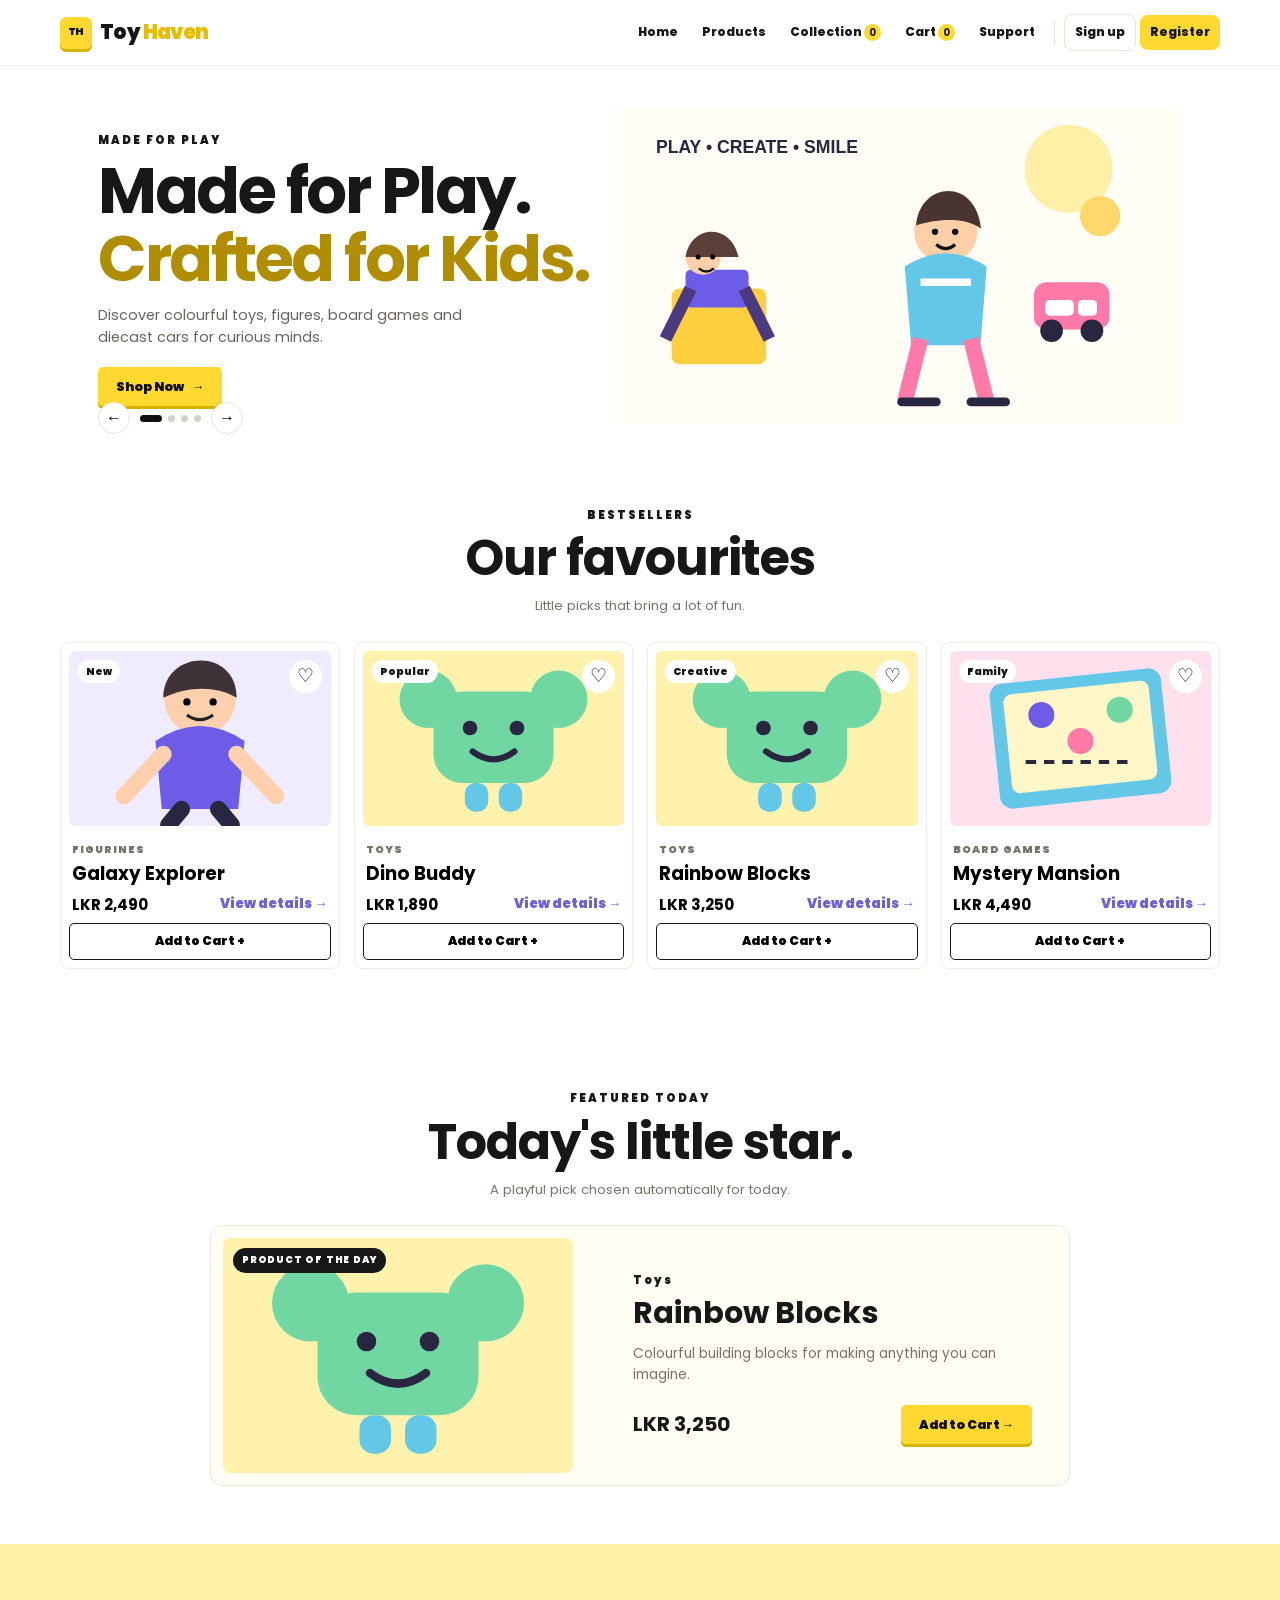
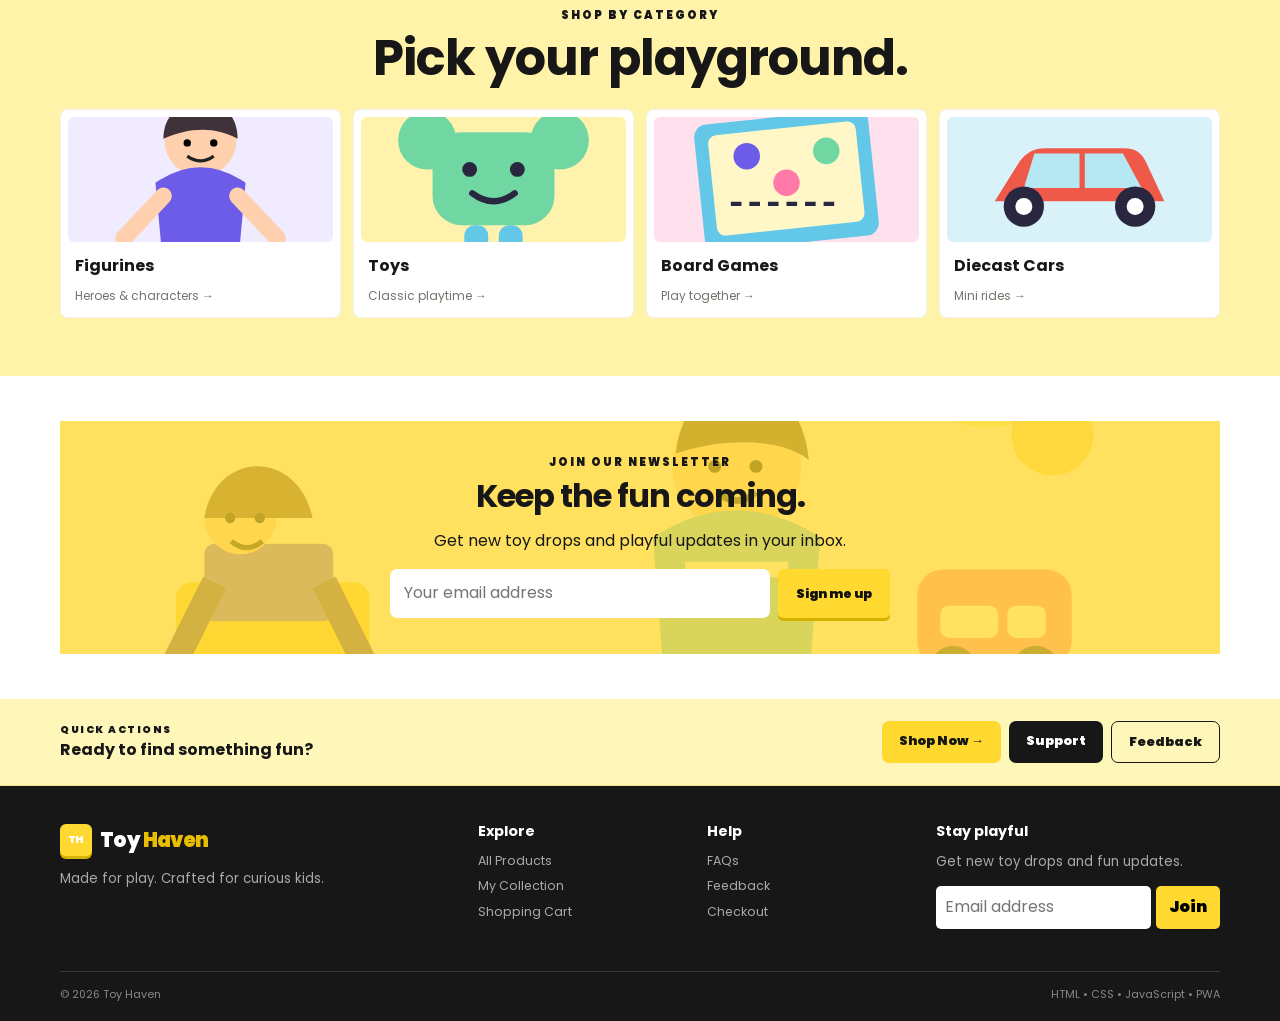
<file: index.html>
<!DOCTYPE html>
<html lang="en">
	<head>
		<meta charset="utf-8"/>
		<meta content="width=device-width, initial-scale=1.0" name="viewport"/>
		<meta content="#ffd92f" name="theme-color"/>
		<meta content="Toy Haven" name="author"/>
		<link href="assets/favicon.svg" rel="icon" type="image/svg+xml"/>
		<link href="manifest.json" rel="manifest"/>
		<link href="css/common.css" rel="stylesheet"/>
		<link href="css/hero.css" rel="stylesheet"/>
		<meta content="Toy Haven playful online toy store." name="description"/>
		<title>Play Starts Here | Toy Haven</title>
	</head>
	<body>
		<header class="site-header">
			<div class="container nav">
				<a class="logo" href="index.html">
					<span class="logo-mark">TH</span>
					<span>
						Toy
						<span>Haven</span>
					</span>
				</a>
				<button aria-expanded="false" aria-label="Open menu" class="hamburger">
					<i>
					</i>
					<i>
					</i>
					<i>
					</i>
				</button>
				<nav aria-label="Main navigation" class="nav-links">
					<a href="index.html">Home</a>
					<a href="products.html">Products</a>
					<a href="wishlist.html">
						Collection
						<b class="nav-badge" data-wishlist-count="">0</b>
					</a>
					<a href="cart.html">
						Cart
						<b class="nav-badge" data-cart-count="">0</b>
					</a>
					<a href="support.html">Support</a>
					<span class="nav-divider">
					</span>
					<a class="nav-login" href="signup.html">Sign up</a>
					<a class="nav-register" href="register.html">Register</a>
				</nav>
			</div>
		</header>
		<main>
			<section class="hero-wrap">
				<div class="hero-slider">
					<article class="hero-slide active">
						<div class="hero-text">
							<span class="kicker">MADE FOR PLAY</span>
							<h1>
								Made for Play.
								<br/>
								<span>Crafted for Kids.</span>
							</h1>
							<p>Discover colourful toys, figures, board games and diecast cars for curious minds.</p>
							<a class="yellow-btn" href="products.html">
								Shop Now
								<span>→</span>
							</a>
						</div>
						<img alt="Children playing with colourful toys" src="assets/hero-toys.svg"/>
					</article>
					<article class="hero-slide">
						<div class="hero-text">
							<span class="kicker red">COLLECT • DISPLAY • PLAY</span>
							<h1>
								Small figures.
								<br/>
								<span>Big stories.</span>
							</h1>
							<p>Bring heroes, robots and imaginative characters into your collection.</p>
							<a class="yellow-btn" href="products.html?category=Figurines">Shop Figurines →</a>
						</div>
						<img alt="Colourful collectible figurines" src="assets/hero-figurines.svg"/>
					</article>
					<article class="hero-slide">
						<div class="hero-text">
							<span class="kicker green">PLAY TOGETHER</span>
							<h1>
								Game night
								<br/>
								<span>starts here.</span>
							</h1>
							<p>Choose a board game, gather your crew and make an ordinary day memorable.</p>
							<a class="yellow-btn" href="products.html?category=Board%20Games">Shop Games →</a>
						</div>
						<img alt="Colourful board game" src="assets/hero-games.svg"/>
					</article>
					<article class="hero-slide">
						<div class="hero-text">
							<span class="kicker red">MINI MACHINES</span>
							<h1>
								Little cars.
								<br/>
								<span>Big dreams.</span>
							</h1>
							<p>Collect classic, sporty and colourful diecast rides for your shelf.</p>
							<a class="yellow-btn" href="products.html?category=Diecast%20Cars">Shop Cars →</a>
						</div>
						<img alt="Red diecast model car" src="assets/hero-cars.svg"/>
					</article>
					<div class="slider-controls">
						<button aria-label="Previous slide" class="slide-arrow prev">←</button>
						<div class="slider-dots">
						</div>
						<button aria-label="Next slide" class="slide-arrow next">→</button>
					</div>
				</div>
			</section>
			<section class="section">
				<div class="container">
					<div class="section-title">
						<span class="kicker">BESTSELLERS</span>
						<h2>Our favourites</h2>
						<p>Little picks that bring a lot of fun.</p>
					</div>
					<div class="product-grid four" id="home-products">
					</div>
				</div>
			</section>
			<section class="section featured-section">
				<div class="container">
					<div class="section-title">
						<span class="kicker">FEATURED TODAY</span>
						<h2>Today's little star.</h2>
						<p>A playful pick chosen automatically for today.</p>
					</div>
					<div class="featured-product" id="featured-product">
					</div>
				</div>
			</section>
			<section class="section yellow-section">
				<div class="container">
					<div class="section-title">
						<span class="kicker">SHOP BY CATEGORY</span>
						<h2>Pick your playground.</h2>
					</div>
					<div class="category-grid">
						<a href="products.html?category=Figurines">
							<img alt="" src="assets/product-figurine.svg"/>
							<strong>Figurines</strong>
							<span>Heroes & characters →</span>
						</a>
						<a href="products.html?category=Toys">
							<img alt="" src="assets/product-toy.svg"/>
							<strong>Toys</strong>
							<span>Classic playtime →</span>
						</a>
						<a href="products.html?category=Board%20Games">
							<img alt="" src="assets/product-game.svg"/>
							<strong>Board Games</strong>
							<span>Play together →</span>
						</a>
						<a href="products.html?category=Diecast%20Cars">
							<img alt="" src="assets/product-car.svg"/>
							<strong>Diecast Cars</strong>
							<span>Mini rides →</span>
						</a>
					</div>
				</div>
			</section>
			<section class="newsletter-section">
				<div class="container newsletter">
					<img alt="" aria-hidden="true" src="assets/hero-toys.svg"/>
					<div>
						<span class="kicker">JOIN OUR NEWSLETTER</span>
						<h2>Keep the fun coming.</h2>
						<p>Get new toy drops and playful updates in your inbox.</p>
						<form id="home-newsletter">
							<input aria-label="Email address" placeholder="Your email address" required="" type="email"/>
							<button class="yellow-btn">Sign me up</button>
						</form>
						<p class="form-message" id="home-newsletter-msg" role="status">
						</p>
					</div>
				</div>
			</section>
		</main>
		<section class="quick-actions">
			<div class="container quick-inner">
				<div>
					<span class="mini-label">QUICK ACTIONS</span>
					<strong>Ready to find something fun?</strong>
				</div>
				<div class="quick-buttons">
					<a class="quick-btn yellow" href="products.html">Shop Now →</a>
					<a class="quick-btn dark" href="support.html">Support</a>
					<a class="quick-btn outline" href="support.html#feedback">Feedback</a>
				</div>
			</div>
		</section>
		<footer class="footer">
			<div class="container footer-top">
				<div>
					<a class="logo footer-logo" href="index.html">
						<span class="logo-mark">TH</span>
						<span>
							Toy
							<span>Haven</span>
						</span>
					</a>
					<p>Made for play. Crafted for curious kids.</p>
				</div>
				<div>
					<h3>Explore</h3>
					<a href="products.html">All Products</a>
					<a href="wishlist.html">My Collection</a>
					<a href="cart.html">Shopping Cart</a>
				</div>
				<div>
					<h3>Help</h3>
					<a href="support.html">FAQs</a>
					<a href="support.html#feedback">Feedback</a>
					<a href="checkout.html">Checkout</a>
				</div>
				<div>
					<h3>Stay playful</h3>
					<p class="small">Get new toy drops and fun updates.</p>
					<form class="footer-form" id="footer-newsletter">
						<input aria-label="Email for newsletter" placeholder="Email address" required="" type="email"/>
						<button>Join</button>
					</form>
					<p class="footer-message" id="footer-message" role="status">
					</p>
				</div>
			</div>
			<div class="container footer-bottom">
				<span>© 2026 Toy Haven</span>
				<span>HTML • CSS • JavaScript • PWA</span>
			</div>
		</footer>
		<script src="js/products.js">
		</script>
		<script src="js/app.js">
		</script>
	</body>
</html>
</file>
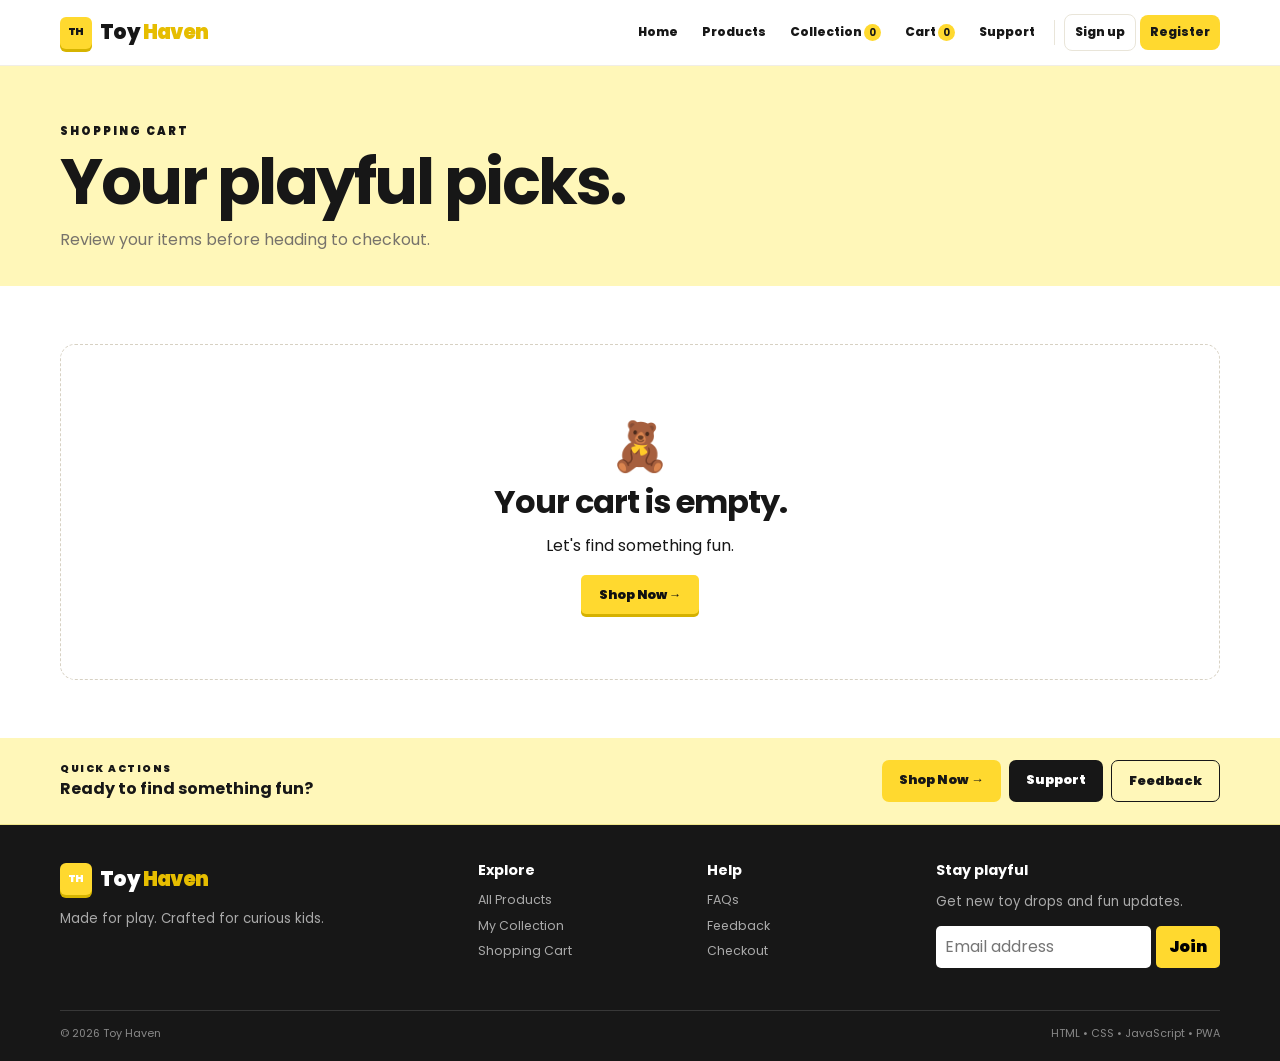
<file: cart.html>
<!DOCTYPE html>
<html lang="en">
	<head>
		<meta charset="utf-8"/>
		<meta content="width=device-width, initial-scale=1.0" name="viewport"/>
		<meta content="#ffd92f" name="theme-color"/>
		<meta content="Toy Haven" name="author"/>
		<link href="assets/favicon.svg" rel="icon" type="image/svg+xml"/>
		<link href="manifest.json" rel="manifest"/>
		<link href="css/common.css" rel="stylesheet"/>
		<link href="css/cart.css" rel="stylesheet"/>
		<meta content="Toy Haven playful online toy store." name="description"/>
		<title>Shopping Cart | Toy Haven</title>
	</head>
	<body>
		<header class="site-header">
			<div class="container nav">
				<a class="logo" href="index.html">
					<span class="logo-mark">TH</span>
					<span>
						Toy
						<span>Haven</span>
					</span>
				</a>
				<button aria-expanded="false" aria-label="Open menu" class="hamburger">
					<i>
					</i>
					<i>
					</i>
					<i>
					</i>
				</button>
				<nav aria-label="Main navigation" class="nav-links">
					<a href="index.html">Home</a>
					<a href="products.html">Products</a>
					<a href="wishlist.html">
						Collection
						<b class="nav-badge" data-wishlist-count="">0</b>
					</a>
					<a href="cart.html">
						Cart
						<b class="nav-badge" data-cart-count="">0</b>
					</a>
					<a href="support.html">Support</a>
					<span class="nav-divider">
					</span>
					<a class="nav-login" href="signup.html">Sign up</a>
					<a class="nav-register" href="register.html">Register</a>
				</nav>
			</div>
		</header>
		<main>
			<section class="page-heading">
				<div class="container">
					<span class="kicker">SHOPPING CART</span>
					<h1>Your playful picks.</h1>
					<p>Review your items before heading to checkout.</p>
				</div>
			</section>
			<section class="section">
				<div class="container">
					<div class="cart-layout" id="cart-layout">
						<div id="cart-items">
						</div>
						<aside class="summary" id="cart-summary">
						</aside>
					</div>
					<div class="empty hidden" id="cart-empty">
						<span>🧸</span>
						<h2>Your cart is empty.</h2>
						<p>Let's find something fun.</p>
						<a class="yellow-btn" href="products.html">Shop Now →</a>
					</div>
				</div>
			</section>
		</main>
		<section class="quick-actions">
			<div class="container quick-inner">
				<div>
					<span class="mini-label">QUICK ACTIONS</span>
					<strong>Ready to find something fun?</strong>
				</div>
				<div class="quick-buttons">
					<a class="quick-btn yellow" href="products.html">Shop Now →</a>
					<a class="quick-btn dark" href="support.html">Support</a>
					<a class="quick-btn outline" href="support.html#feedback">Feedback</a>
				</div>
			</div>
		</section>
		<footer class="footer">
			<div class="container footer-top">
				<div>
					<a class="logo footer-logo" href="index.html">
						<span class="logo-mark">TH</span>
						<span>
							Toy
							<span>Haven</span>
						</span>
					</a>
					<p>Made for play. Crafted for curious kids.</p>
				</div>
				<div>
					<h3>Explore</h3>
					<a href="products.html">All Products</a>
					<a href="wishlist.html">My Collection</a>
					<a href="cart.html">Shopping Cart</a>
				</div>
				<div>
					<h3>Help</h3>
					<a href="support.html">FAQs</a>
					<a href="support.html#feedback">Feedback</a>
					<a href="checkout.html">Checkout</a>
				</div>
				<div>
					<h3>Stay playful</h3>
					<p class="small">Get new toy drops and fun updates.</p>
					<form class="footer-form" id="footer-newsletter">
						<input aria-label="Email for newsletter" placeholder="Email address" required="" type="email"/>
						<button>Join</button>
					</form>
					<p class="footer-message" id="footer-message" role="status">
					</p>
				</div>
			</div>
			<div class="container footer-bottom">
				<span>© 2026 Toy Haven</span>
				<span>HTML • CSS • JavaScript • PWA</span>
			</div>
		</footer>
		<script src="js/products.js">
		</script>
		<script src="js/app.js">
		</script>
	</body>
</html>
</file>
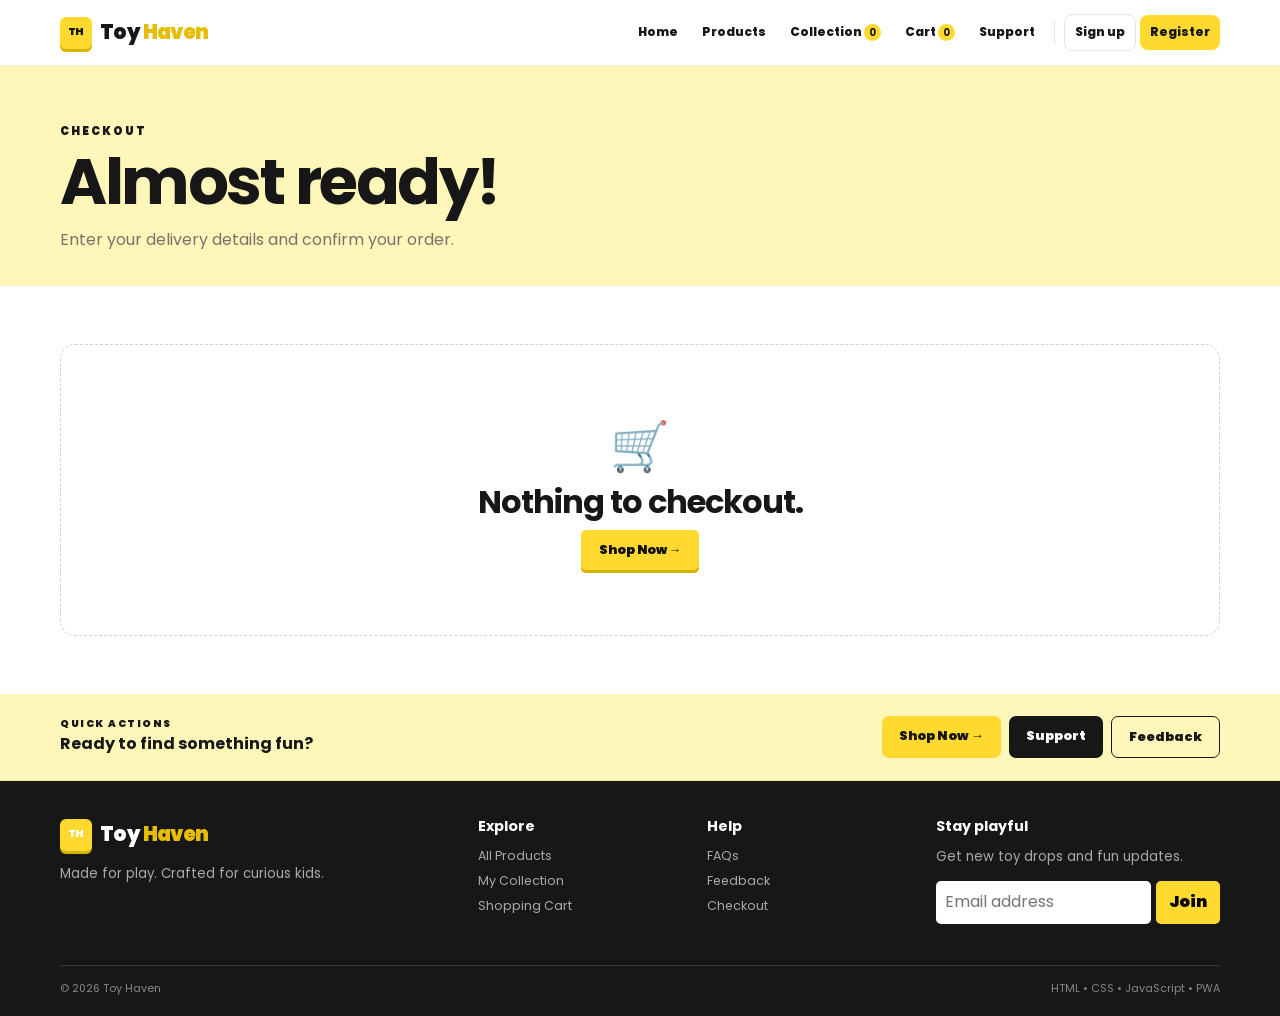
<file: checkout.html>
<!DOCTYPE html>
<html lang="en">
	<head>
		<meta charset="utf-8"/>
		<meta content="width=device-width, initial-scale=1.0" name="viewport"/>
		<meta content="#ffd92f" name="theme-color"/>
		<meta content="Toy Haven" name="author"/>
		<link href="assets/favicon.svg" rel="icon" type="image/svg+xml"/>
		<link href="manifest.json" rel="manifest"/>
		<link href="css/common.css" rel="stylesheet"/>
		<link href="css/checkout.css" rel="stylesheet"/>
		<meta content="Toy Haven playful online toy store." name="description"/>
		<title>Checkout | Toy Haven</title>
	</head>
	<body>
		<header class="site-header">
			<div class="container nav">
				<a class="logo" href="index.html">
					<span class="logo-mark">TH</span>
					<span>
						Toy
						<span>Haven</span>
					</span>
				</a>
				<button aria-expanded="false" aria-label="Open menu" class="hamburger">
					<i>
					</i>
					<i>
					</i>
					<i>
					</i>
				</button>
				<nav aria-label="Main navigation" class="nav-links">
					<a href="index.html">Home</a>
					<a href="products.html">Products</a>
					<a href="wishlist.html">
						Collection
						<b class="nav-badge" data-wishlist-count="">0</b>
					</a>
					<a href="cart.html">
						Cart
						<b class="nav-badge" data-cart-count="">0</b>
					</a>
					<a href="support.html">Support</a>
					<span class="nav-divider">
					</span>
					<a class="nav-login" href="signup.html">Sign up</a>
					<a class="nav-register" href="register.html">Register</a>
				</nav>
			</div>
		</header>
		<main>
			<section class="page-heading">
				<div class="container">
					<span class="kicker">CHECKOUT</span>
					<h1>Almost ready!</h1>
					<p>Enter your delivery details and confirm your order.</p>
				</div>
			</section>
			<section class="section">
				<div class="container">
					<div class="empty hidden" id="checkout-empty">
						<span>🛒</span>
						<h2>Nothing to checkout.</h2>
						<a class="yellow-btn" href="products.html">Shop Now →</a>
					</div>
					<div class="checkout-layout" id="checkout-layout">
						<form class="form-card" id="checkout-form" novalidate="">
							<span class="kicker">YOUR DETAILS</span>
							<h2>Delivery information</h2>
							<div class="field">
								<label for="full-name">Full Name</label>
								<input autocomplete="name" id="full-name" name="fullName" required=""/>
								<small class="field-error">
								</small>
							</div>
							<div class="field">
								<label for="email">Email</label>
								<input autocomplete="email" id="email" name="email" required="" type="email"/>
								<small class="field-error">
								</small>
							</div>
							<div class="field">
								<label for="address">Delivery Address</label>
								<textarea id="address" name="address" required="" rows="4"></textarea>
								<small class="field-error">
								</small>
							</div>
							<fieldset>
								<legend>Payment method</legend>
								<label class="pay-option">
									<input checked="" name="payment" type="radio" value="Card"/>
									💳 Card
								</label>
								<label class="pay-option">
									<input name="payment" type="radio" value="Cash on Delivery"/>
									💵 Cash on Delivery
								</label>
							</fieldset>
							<button class="yellow-btn wide" type="submit">Confirm Order ✨</button>
							<p class="form-message" id="checkout-message" role="status">
							</p>
						</form>
						<aside class="summary" id="checkout-summary">
						</aside>
					</div>
				</div>
			</section>
			<div aria-hidden="true" class="modal" id="success-modal">
				<div class="backdrop">
				</div>
				<div class="success-box">
					<div class="celebrate">🎉 ✨ 🎈</div>
					<div class="success-check">✓</div>
					<h2>Order confirmed!</h2>
					<p>Your Toy Haven adventure is on its way.</p>
					<a class="yellow-btn" href="index.html">Back Home</a>
				</div>
			</div>
		</main>
		<section class="quick-actions">
			<div class="container quick-inner">
				<div>
					<span class="mini-label">QUICK ACTIONS</span>
					<strong>Ready to find something fun?</strong>
				</div>
				<div class="quick-buttons">
					<a class="quick-btn yellow" href="products.html">Shop Now →</a>
					<a class="quick-btn dark" href="support.html">Support</a>
					<a class="quick-btn outline" href="support.html#feedback">Feedback</a>
				</div>
			</div>
		</section>
		<footer class="footer">
			<div class="container footer-top">
				<div>
					<a class="logo footer-logo" href="index.html">
						<span class="logo-mark">TH</span>
						<span>
							Toy
							<span>Haven</span>
						</span>
					</a>
					<p>Made for play. Crafted for curious kids.</p>
				</div>
				<div>
					<h3>Explore</h3>
					<a href="products.html">All Products</a>
					<a href="wishlist.html">My Collection</a>
					<a href="cart.html">Shopping Cart</a>
				</div>
				<div>
					<h3>Help</h3>
					<a href="support.html">FAQs</a>
					<a href="support.html#feedback">Feedback</a>
					<a href="checkout.html">Checkout</a>
				</div>
				<div>
					<h3>Stay playful</h3>
					<p class="small">Get new toy drops and fun updates.</p>
					<form class="footer-form" id="footer-newsletter">
						<input aria-label="Email for newsletter" placeholder="Email address" required="" type="email"/>
						<button>Join</button>
					</form>
					<p class="footer-message" id="footer-message" role="status">
					</p>
				</div>
			</div>
			<div class="container footer-bottom">
				<span>© 2026 Toy Haven</span>
				<span>HTML • CSS • JavaScript • PWA</span>
			</div>
		</footer>
		<script src="js/products.js">
		</script>
		<script src="js/app.js">
		</script>
	</body>
</html>
</file>
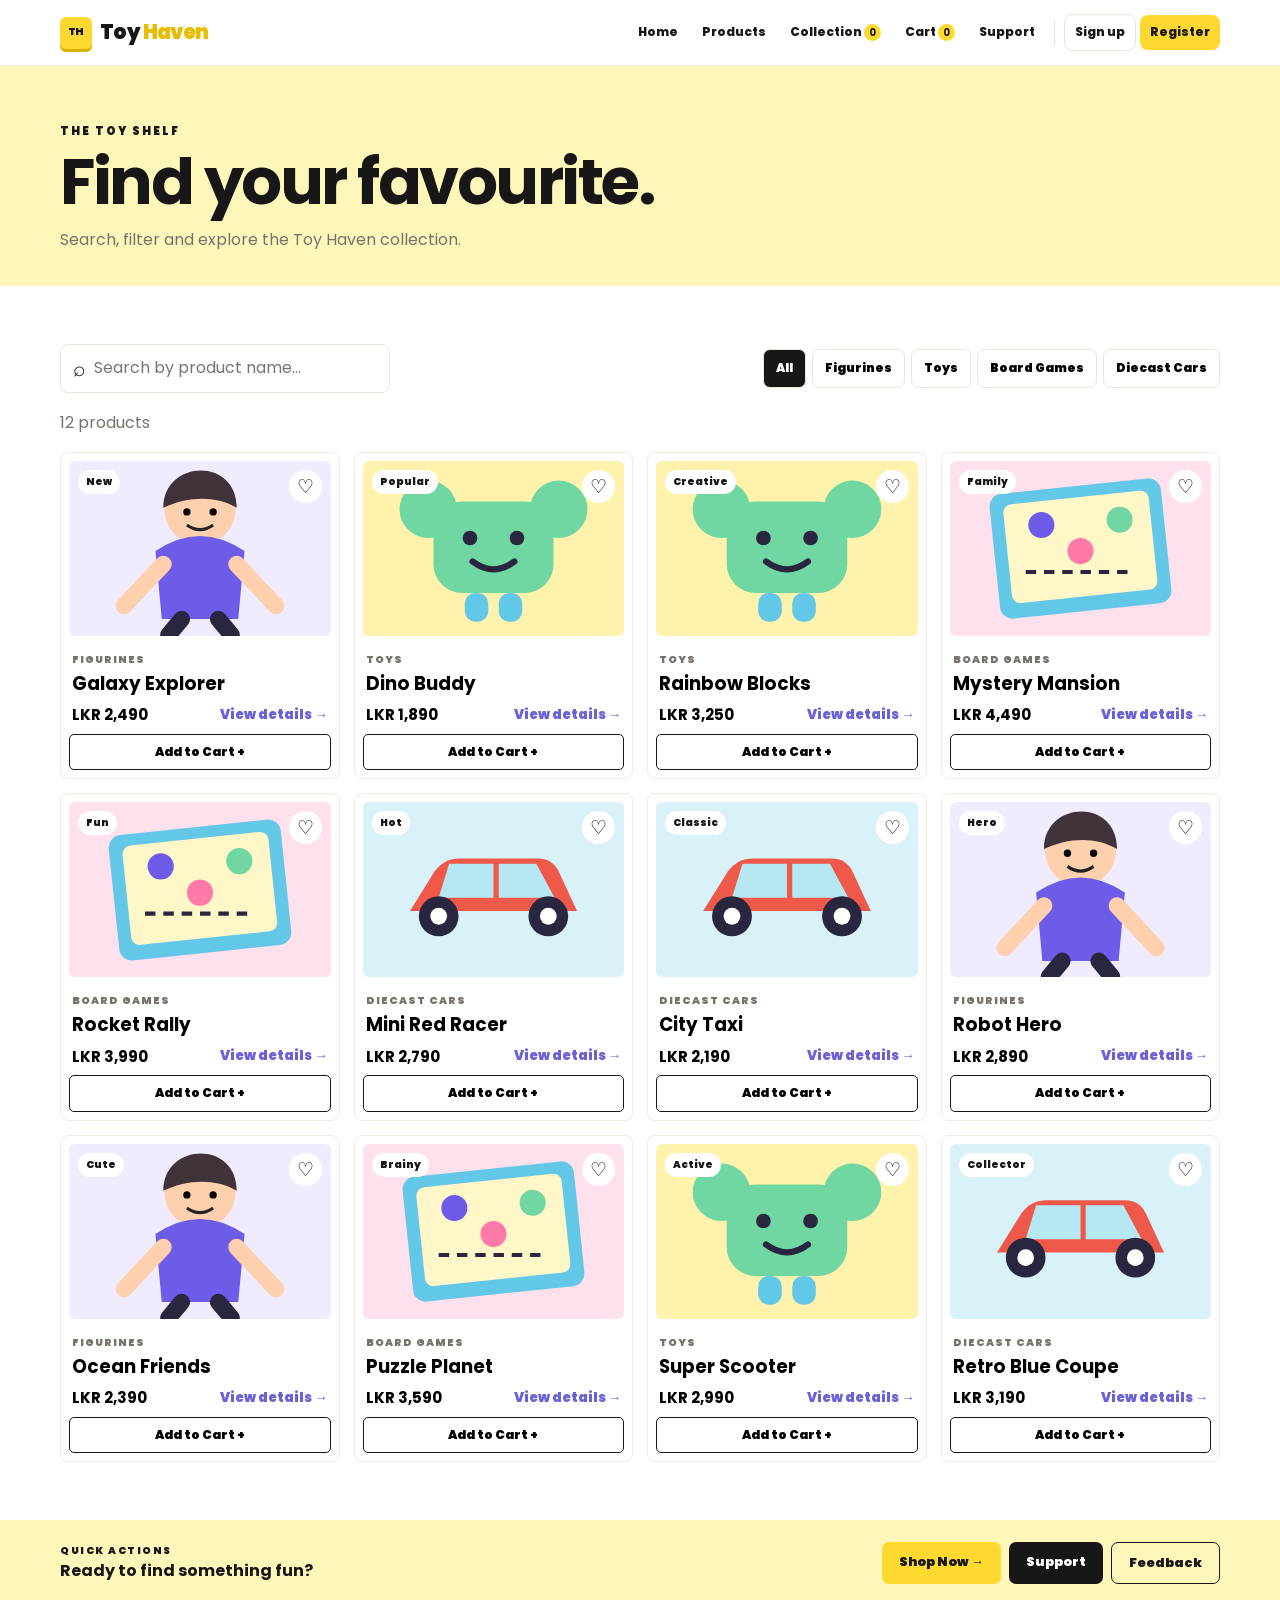
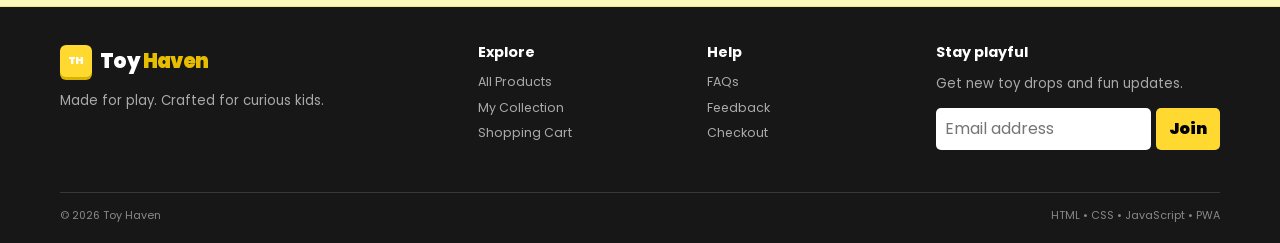
<file: products.html>
<!DOCTYPE html>
<html lang="en">
	<head>
		<meta charset="utf-8"/>
		<meta content="width=device-width, initial-scale=1.0" name="viewport"/>
		<meta content="#ffd92f" name="theme-color"/>
		<meta content="Toy Haven" name="author"/>
		<link href="assets/favicon.svg" rel="icon" type="image/svg+xml"/>
		<link href="manifest.json" rel="manifest"/>
		<link href="css/common.css" rel="stylesheet"/>
		<link href="css/products.css" rel="stylesheet"/>
		<meta content="Toy Haven playful online toy store." name="description"/>
		<title>Products | Toy Haven</title>
	</head>
	<body>
		<header class="site-header">
			<div class="container nav">
				<a class="logo" href="index.html">
					<span class="logo-mark">TH</span>
					<span>
						Toy
						<span>Haven</span>
					</span>
				</a>
				<button aria-expanded="false" aria-label="Open menu" class="hamburger">
					<i>
					</i>
					<i>
					</i>
					<i>
					</i>
				</button>
				<nav aria-label="Main navigation" class="nav-links">
					<a href="index.html">Home</a>
					<a href="products.html">Products</a>
					<a href="wishlist.html">
						Collection
						<b class="nav-badge" data-wishlist-count="">0</b>
					</a>
					<a href="cart.html">
						Cart
						<b class="nav-badge" data-cart-count="">0</b>
					</a>
					<a href="support.html">Support</a>
					<span class="nav-divider">
					</span>
					<a class="nav-login" href="signup.html">Sign up</a>
					<a class="nav-register" href="register.html">Register</a>
				</nav>
			</div>
		</header>
		<main>
			<section class="page-heading">
				<div class="container">
					<span class="kicker">THE TOY SHELF</span>
					<h1>Find your favourite.</h1>
					<p>Search, filter and explore the Toy Haven collection.</p>
				</div>
			</section>
			<section class="section">
				<div class="container">
					<div class="shop-controls">
						<label class="search">
							<span>⌕</span>
							<input aria-label="Search products" id="product-search" placeholder="Search by product name..." type="search"/>
						</label>
						<div class="filter-row" id="category-filters">
							<button class="filter active" data-category="All">All</button>
							<button class="filter" data-category="Figurines">Figurines</button>
							<button class="filter" data-category="Toys">Toys</button>
							<button class="filter" data-category="Board Games">Board Games</button>
							<button class="filter" data-category="Diecast Cars">Diecast Cars</button>
						</div>
					</div>
					<p class="muted" id="product-count">
					</p>
					<div class="product-grid" id="products-grid">
					</div>
					<div class="empty hidden" id="empty-products">
						<span>🔎</span>
						<h2>Nothing found.</h2>
						<p>Try a different search or category.</p>
						<button class="yellow-btn" id="clear-filters">Show all</button>
					</div>
				</div>
			</section>
			<div aria-hidden="true" class="modal" id="product-modal">
				<div class="backdrop" data-close-modal="">
				</div>
				<div class="modal-box">
					<button aria-label="Close" class="modal-close" data-close-modal="">×</button>
					<div id="modal-body">
					</div>
				</div>
			</div>
		</main>
		<section class="quick-actions">
			<div class="container quick-inner">
				<div>
					<span class="mini-label">QUICK ACTIONS</span>
					<strong>Ready to find something fun?</strong>
				</div>
				<div class="quick-buttons">
					<a class="quick-btn yellow" href="products.html">Shop Now →</a>
					<a class="quick-btn dark" href="support.html">Support</a>
					<a class="quick-btn outline" href="support.html#feedback">Feedback</a>
				</div>
			</div>
		</section>
		<footer class="footer">
			<div class="container footer-top">
				<div>
					<a class="logo footer-logo" href="index.html">
						<span class="logo-mark">TH</span>
						<span>
							Toy
							<span>Haven</span>
						</span>
					</a>
					<p>Made for play. Crafted for curious kids.</p>
				</div>
				<div>
					<h3>Explore</h3>
					<a href="products.html">All Products</a>
					<a href="wishlist.html">My Collection</a>
					<a href="cart.html">Shopping Cart</a>
				</div>
				<div>
					<h3>Help</h3>
					<a href="support.html">FAQs</a>
					<a href="support.html#feedback">Feedback</a>
					<a href="checkout.html">Checkout</a>
				</div>
				<div>
					<h3>Stay playful</h3>
					<p class="small">Get new toy drops and fun updates.</p>
					<form class="footer-form" id="footer-newsletter">
						<input aria-label="Email for newsletter" placeholder="Email address" required="" type="email"/>
						<button>Join</button>
					</form>
					<p class="footer-message" id="footer-message" role="status">
					</p>
				</div>
			</div>
			<div class="container footer-bottom">
				<span>© 2026 Toy Haven</span>
				<span>HTML • CSS • JavaScript • PWA</span>
			</div>
		</footer>
		<script src="js/products.js">
		</script>
		<script src="js/app.js">
		</script>
	</body>
</html>
</file>
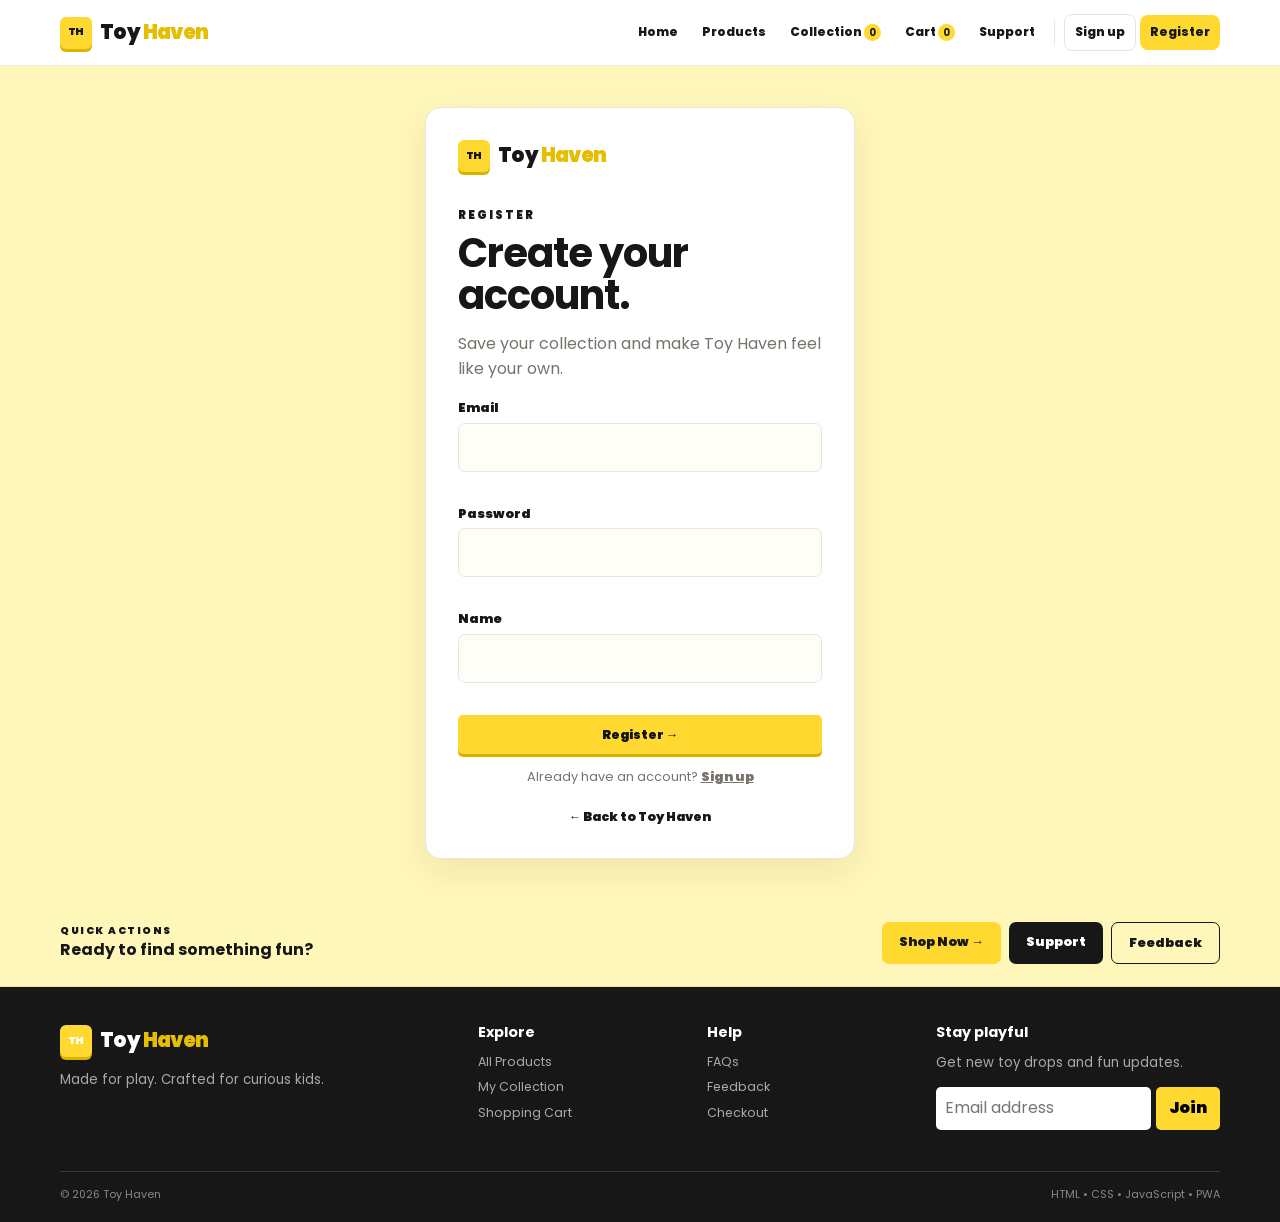
<file: register.html>
<!DOCTYPE html>
<html lang="en">
	<head>
		<meta charset="utf-8"/>
		<meta content="width=device-width, initial-scale=1.0" name="viewport"/>
		<meta content="#ffd92f" name="theme-color"/>
		<meta content="Toy Haven" name="author"/>
		<link href="assets/favicon.svg" rel="icon" type="image/svg+xml"/>
		<link href="manifest.json" rel="manifest"/>
		<link href="css/common.css" rel="stylesheet"/>
		<link href="css/auth.css" rel="stylesheet"/>
		<meta content="Toy Haven playful online toy store." name="description"/>
		<title>Register | Toy Haven</title>
	</head>
	<body>
		<header class="site-header">
			<div class="container nav">
				<a class="logo" href="index.html">
					<span class="logo-mark">TH</span>
					<span>
						Toy
						<span>Haven</span>
					</span>
				</a>
				<button aria-expanded="false" aria-label="Open menu" class="hamburger">
					<i>
					</i>
					<i>
					</i>
					<i>
					</i>
				</button>
				<nav aria-label="Main navigation" class="nav-links">
					<a href="index.html">Home</a>
					<a href="products.html">Products</a>
					<a href="wishlist.html">
						Collection
						<b class="nav-badge" data-wishlist-count="">0</b>
					</a>
					<a href="cart.html">
						Cart
						<b class="nav-badge" data-cart-count="">0</b>
					</a>
					<a href="support.html">Support</a>
					<span class="nav-divider">
					</span>
					<a class="nav-login" href="signup.html">Sign up</a>
					<a class="nav-register" href="register.html">Register</a>
				</nav>
			</div>
		</header>
		<main>
			<section class="auth-page">
				<div class="auth-card">
					<a class="logo auth-logo" href="index.html">
						<span class="logo-mark">TH</span>
						<span>
							Toy
							<span>Haven</span>
						</span>
					</a>
					<span class="kicker">REGISTER</span>
					<h1>Create your account.</h1>
					<p>Save your collection and make Toy Haven feel like your own.</p>
					<form data-auth="register" id="auth-form" novalidate="">
						<div class="field">
							<label for="auth-email">Email</label>
							<input autocomplete="email" id="auth-email" name="email" required="" type="email"/>
							<small class="field-error">
							</small>
						</div>
						<div class="field">
							<label for="auth-password">Password</label>
							<input id="auth-password" minlength="6" name="password" required="" type="password"/>
							<small class="field-error">
							</small>
						</div>
						<div class="field">
							<label for="auth-name">Name</label>
							<input autocomplete="name" id="auth-name" name="name" required=""/>
							<small class="field-error">
							</small>
						</div>
						<button class="yellow-btn wide" type="submit">Register →</button>
						<p class="form-message" id="auth-message" role="status">
						</p>
					</form>
					<p class="auth-switch">
						Already have an account?
						<a href="signup.html">Sign up</a>
					</p>
					<a class="back-home" href="index.html">← Back to Toy Haven</a>
				</div>
			</section>
		</main>
		<section class="quick-actions">
			<div class="container quick-inner">
				<div>
					<span class="mini-label">QUICK ACTIONS</span>
					<strong>Ready to find something fun?</strong>
				</div>
				<div class="quick-buttons">
					<a class="quick-btn yellow" href="products.html">Shop Now →</a>
					<a class="quick-btn dark" href="support.html">Support</a>
					<a class="quick-btn outline" href="support.html#feedback">Feedback</a>
				</div>
			</div>
		</section>
		<footer class="footer">
			<div class="container footer-top">
				<div>
					<a class="logo footer-logo" href="index.html">
						<span class="logo-mark">TH</span>
						<span>
							Toy
							<span>Haven</span>
						</span>
					</a>
					<p>Made for play. Crafted for curious kids.</p>
				</div>
				<div>
					<h3>Explore</h3>
					<a href="products.html">All Products</a>
					<a href="wishlist.html">My Collection</a>
					<a href="cart.html">Shopping Cart</a>
				</div>
				<div>
					<h3>Help</h3>
					<a href="support.html">FAQs</a>
					<a href="support.html#feedback">Feedback</a>
					<a href="checkout.html">Checkout</a>
				</div>
				<div>
					<h3>Stay playful</h3>
					<p class="small">Get new toy drops and fun updates.</p>
					<form class="footer-form" id="footer-newsletter">
						<input aria-label="Email for newsletter" placeholder="Email address" required="" type="email"/>
						<button>Join</button>
					</form>
					<p class="footer-message" id="footer-message" role="status">
					</p>
				</div>
			</div>
			<div class="container footer-bottom">
				<span>© 2026 Toy Haven</span>
				<span>HTML • CSS • JavaScript • PWA</span>
			</div>
		</footer>
		<script src="js/products.js">
		</script>
		<script src="js/app.js">
		</script>
	</body>
</html>
</file>
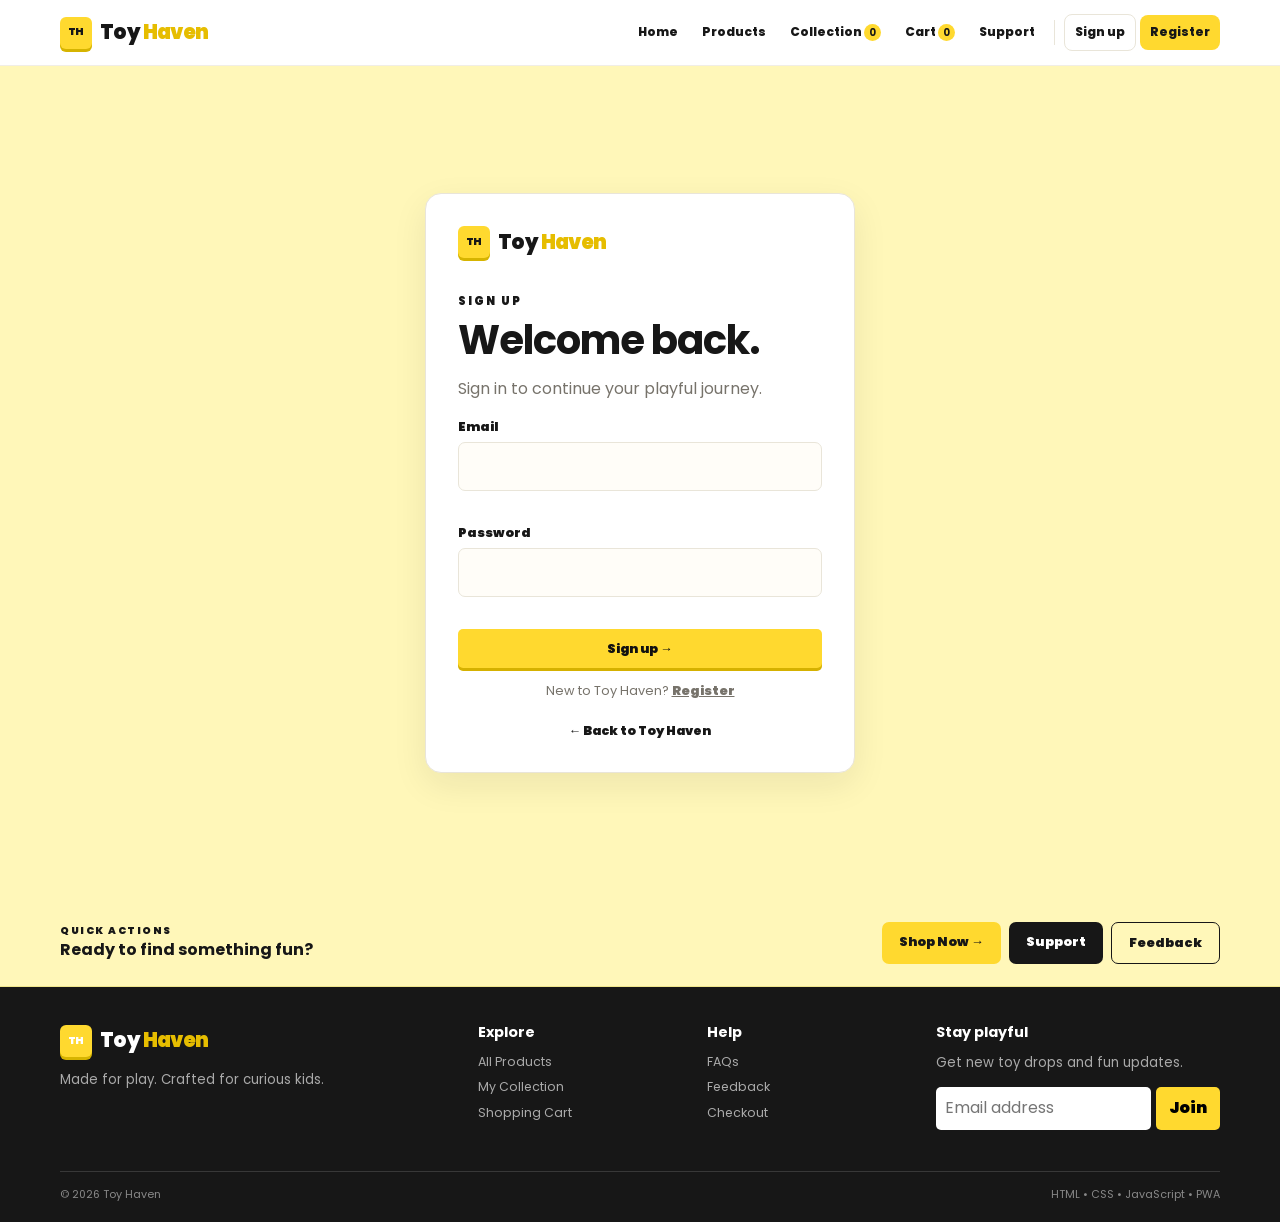
<file: signup.html>
<!DOCTYPE html>
<html lang="en">
	<head>
		<meta charset="utf-8"/>
		<meta content="width=device-width, initial-scale=1.0" name="viewport"/>
		<meta content="#ffd92f" name="theme-color"/>
		<meta content="Toy Haven" name="author"/>
		<link href="assets/favicon.svg" rel="icon" type="image/svg+xml"/>
		<link href="manifest.json" rel="manifest"/>
		<link href="css/common.css" rel="stylesheet"/>
		<link href="css/auth.css" rel="stylesheet"/>
		<meta content="Toy Haven playful online toy store." name="description"/>
		<title>Sign Up | Toy Haven</title>
	</head>
	<body>
		<header class="site-header">
			<div class="container nav">
				<a class="logo" href="index.html">
					<span class="logo-mark">TH</span>
					<span>
						Toy
						<span>Haven</span>
					</span>
				</a>
				<button aria-expanded="false" aria-label="Open menu" class="hamburger">
					<i>
					</i>
					<i>
					</i>
					<i>
					</i>
				</button>
				<nav aria-label="Main navigation" class="nav-links">
					<a href="index.html">Home</a>
					<a href="products.html">Products</a>
					<a href="wishlist.html">
						Collection
						<b class="nav-badge" data-wishlist-count="">0</b>
					</a>
					<a href="cart.html">
						Cart
						<b class="nav-badge" data-cart-count="">0</b>
					</a>
					<a href="support.html">Support</a>
					<span class="nav-divider">
					</span>
					<a class="nav-login" href="signup.html">Sign up</a>
					<a class="nav-register" href="register.html">Register</a>
				</nav>
			</div>
		</header>
		<main>
			<section class="auth-page">
				<div class="auth-card">
					<a class="logo auth-logo" href="index.html">
						<span class="logo-mark">TH</span>
						<span>
							Toy
							<span>Haven</span>
						</span>
					</a>
					<span class="kicker">SIGN UP</span>
					<h1>Welcome back.</h1>
					<p>Sign in to continue your playful journey.</p>
					<form data-auth="sign up" id="auth-form" novalidate="">
						<div class="field">
							<label for="auth-email">Email</label>
							<input autocomplete="email" id="auth-email" name="email" required="" type="email"/>
							<small class="field-error">
							</small>
						</div>
						<div class="field">
							<label for="auth-password">Password</label>
							<input id="auth-password" minlength="6" name="password" required="" type="password"/>
							<small class="field-error">
							</small>
						</div>
						<button class="yellow-btn wide" type="submit">Sign up →</button>
						<p class="form-message" id="auth-message" role="status">
						</p>
					</form>
					<p class="auth-switch">
						New to Toy Haven?
						<a href="register.html">Register</a>
					</p>
					<a class="back-home" href="index.html">← Back to Toy Haven</a>
				</div>
			</section>
		</main>
		<section class="quick-actions">
			<div class="container quick-inner">
				<div>
					<span class="mini-label">QUICK ACTIONS</span>
					<strong>Ready to find something fun?</strong>
				</div>
				<div class="quick-buttons">
					<a class="quick-btn yellow" href="products.html">Shop Now →</a>
					<a class="quick-btn dark" href="support.html">Support</a>
					<a class="quick-btn outline" href="support.html#feedback">Feedback</a>
				</div>
			</div>
		</section>
		<footer class="footer">
			<div class="container footer-top">
				<div>
					<a class="logo footer-logo" href="index.html">
						<span class="logo-mark">TH</span>
						<span>
							Toy
							<span>Haven</span>
						</span>
					</a>
					<p>Made for play. Crafted for curious kids.</p>
				</div>
				<div>
					<h3>Explore</h3>
					<a href="products.html">All Products</a>
					<a href="wishlist.html">My Collection</a>
					<a href="cart.html">Shopping Cart</a>
				</div>
				<div>
					<h3>Help</h3>
					<a href="support.html">FAQs</a>
					<a href="support.html#feedback">Feedback</a>
					<a href="checkout.html">Checkout</a>
				</div>
				<div>
					<h3>Stay playful</h3>
					<p class="small">Get new toy drops and fun updates.</p>
					<form class="footer-form" id="footer-newsletter">
						<input aria-label="Email for newsletter" placeholder="Email address" required="" type="email"/>
						<button>Join</button>
					</form>
					<p class="footer-message" id="footer-message" role="status">
					</p>
				</div>
			</div>
			<div class="container footer-bottom">
				<span>© 2026 Toy Haven</span>
				<span>HTML • CSS • JavaScript • PWA</span>
			</div>
		</footer>
		<script src="js/products.js">
		</script>
		<script src="js/app.js">
		</script>
	</body>
</html>
</file>
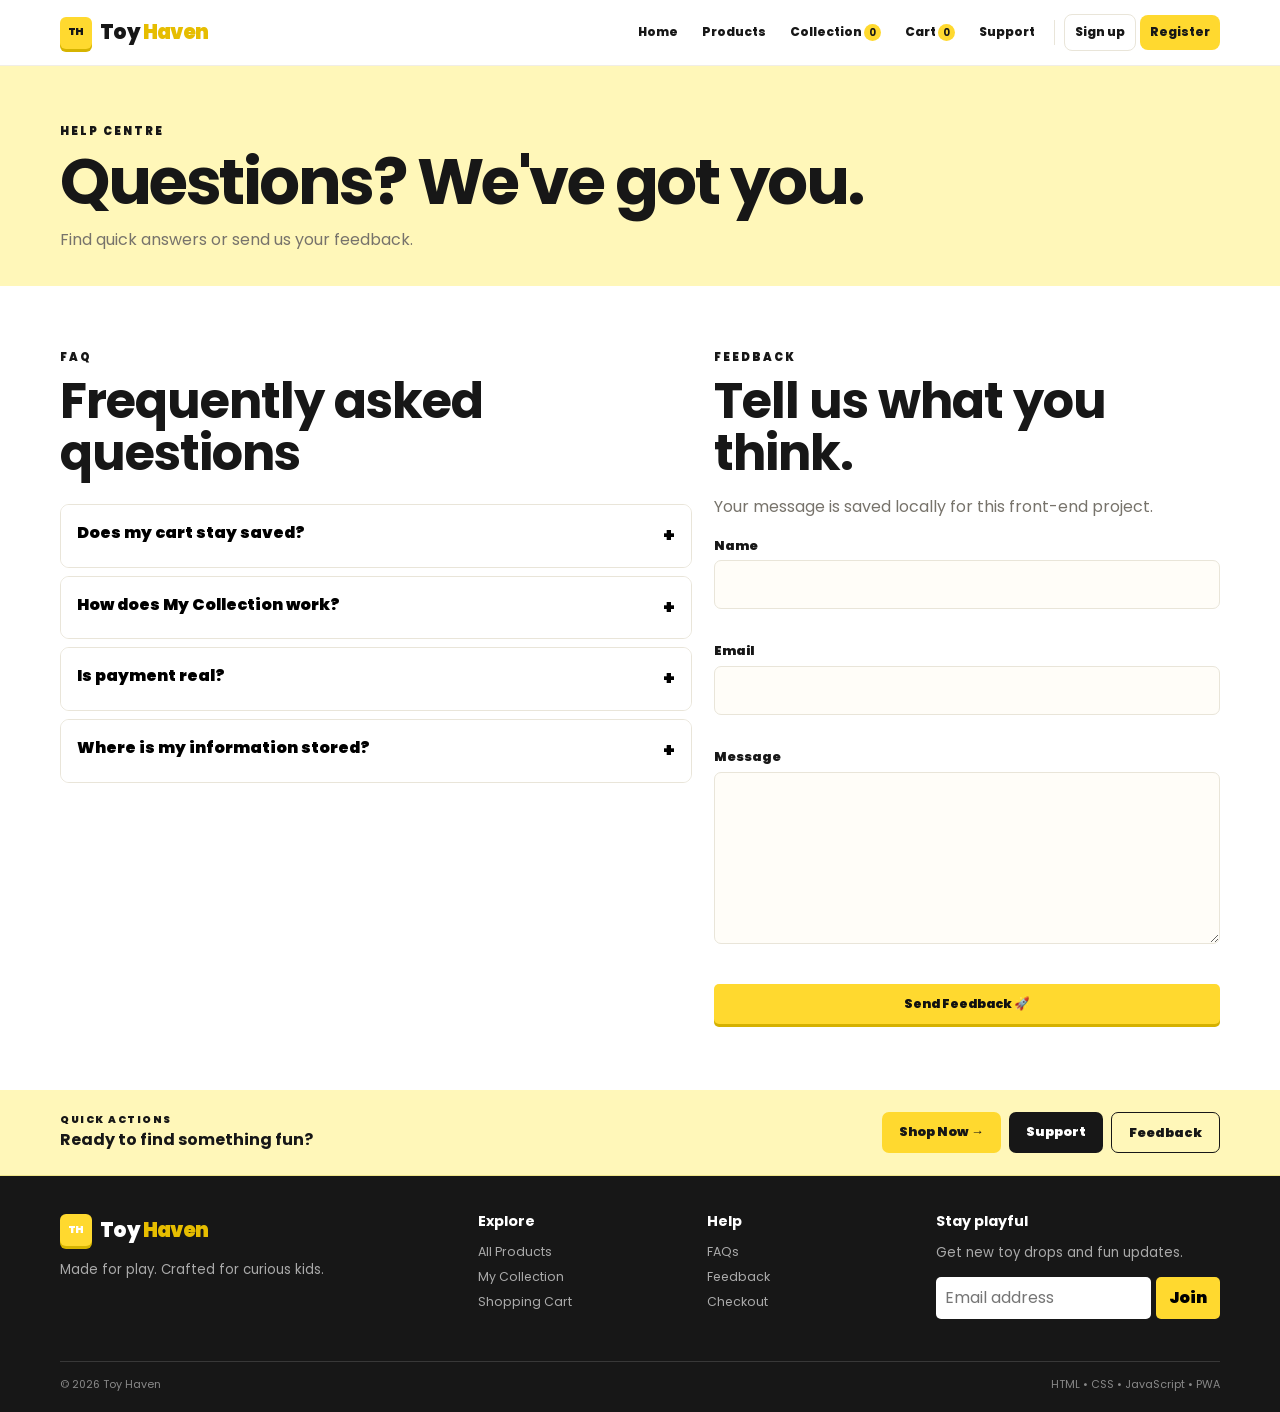
<file: support.html>
<!DOCTYPE html>
<html lang="en">
	<head>
		<meta charset="utf-8"/>
		<meta content="width=device-width, initial-scale=1.0" name="viewport"/>
		<meta content="#ffd92f" name="theme-color"/>
		<meta content="Toy Haven" name="author"/>
		<link href="assets/favicon.svg" rel="icon" type="image/svg+xml"/>
		<link href="manifest.json" rel="manifest"/>
		<link href="css/common.css" rel="stylesheet"/>
		<link href="css/support.css" rel="stylesheet"/>
		<meta content="Toy Haven playful online toy store." name="description"/>
		<title>Support & Feedback | Toy Haven</title>
	</head>
	<body>
		<header class="site-header">
			<div class="container nav">
				<a class="logo" href="index.html">
					<span class="logo-mark">TH</span>
					<span>
						Toy
						<span>Haven</span>
					</span>
				</a>
				<button aria-expanded="false" aria-label="Open menu" class="hamburger">
					<i>
					</i>
					<i>
					</i>
					<i>
					</i>
				</button>
				<nav aria-label="Main navigation" class="nav-links">
					<a href="index.html">Home</a>
					<a href="products.html">Products</a>
					<a href="wishlist.html">
						Collection
						<b class="nav-badge" data-wishlist-count="">0</b>
					</a>
					<a href="cart.html">
						Cart
						<b class="nav-badge" data-cart-count="">0</b>
					</a>
					<a href="support.html">Support</a>
					<span class="nav-divider">
					</span>
					<a class="nav-login" href="signup.html">Sign up</a>
					<a class="nav-register" href="register.html">Register</a>
				</nav>
			</div>
		</header>
		<main>
			<section class="page-heading">
				<div class="container">
					<span class="kicker">HELP CENTRE</span>
					<h1>Questions? We've got you.</h1>
					<p>Find quick answers or send us your feedback.</p>
				</div>
			</section>
			<section class="section">
				<div class="container support-grid">
					<div>
						<div class="section-title left">
							<span class="kicker">FAQ</span>
							<h2>Frequently asked questions</h2>
						</div>
						<div class="faq-list">
							<article>
								<button aria-expanded="false" class="faq-question">
									Does my cart stay saved?
									<span>+</span>
								</button>
								<div class="faq-answer">
									<p>Yes. Cart items are stored in localStorage in your browser.</p>
								</div>
							</article>
							<article>
								<button aria-expanded="false" class="faq-question">
									How does My Collection work?
									<span>+</span>
								</button>
								<div class="faq-answer">
									<p>Save any product with the heart icon, then choose Interested, Owned or Not Interested.</p>
								</div>
							</article>
							<article>
								<button aria-expanded="false" class="faq-question">
									Is payment real?
									<span>+</span>
								</button>
								<div class="faq-answer">
									<p>No. Checkout is a front-end simulation created for the assignment. No real payment is processed.</p>
								</div>
							</article>
							<article>
								<button aria-expanded="false" class="faq-question">
									Where is my information stored?
									<span>+</span>
								</button>
								<div class="faq-answer">
									<p>Newsletter emails, feedback, cart data, collection choices and order history are stored locally using localStorage.</p>
								</div>
							</article>
						</div>
					</div>
					<div class="form-card" id="feedback">
						<span class="kicker">FEEDBACK</span>
						<h2>Tell us what you think.</h2>
						<p class="muted">Your message is saved locally for this front-end project.</p>
						<form id="feedback-form" novalidate="">
							<div class="field">
								<label for="feedback-name">Name</label>
								<input id="feedback-name" name="name" required=""/>
								<small class="field-error">
								</small>
							</div>
							<div class="field">
								<label for="feedback-email">Email</label>
								<input id="feedback-email" name="email" required="" type="email"/>
								<small class="field-error">
								</small>
							</div>
							<div class="field">
								<label for="feedback-message">Message</label>
								<textarea id="feedback-message" minlength="10" name="message" required="" rows="6"></textarea>
								<small class="field-error">
								</small>
							</div>
							<button class="yellow-btn wide" type="submit">Send Feedback 🚀</button>
							<p class="form-message" id="feedback-success" role="status">
							</p>
						</form>
					</div>
				</div>
			</section>
		</main>
		<section class="quick-actions">
			<div class="container quick-inner">
				<div>
					<span class="mini-label">QUICK ACTIONS</span>
					<strong>Ready to find something fun?</strong>
				</div>
				<div class="quick-buttons">
					<a class="quick-btn yellow" href="products.html">Shop Now →</a>
					<a class="quick-btn dark" href="support.html">Support</a>
					<a class="quick-btn outline" href="support.html#feedback">Feedback</a>
				</div>
			</div>
		</section>
		<footer class="footer">
			<div class="container footer-top">
				<div>
					<a class="logo footer-logo" href="index.html">
						<span class="logo-mark">TH</span>
						<span>
							Toy
							<span>Haven</span>
						</span>
					</a>
					<p>Made for play. Crafted for curious kids.</p>
				</div>
				<div>
					<h3>Explore</h3>
					<a href="products.html">All Products</a>
					<a href="wishlist.html">My Collection</a>
					<a href="cart.html">Shopping Cart</a>
				</div>
				<div>
					<h3>Help</h3>
					<a href="support.html">FAQs</a>
					<a href="support.html#feedback">Feedback</a>
					<a href="checkout.html">Checkout</a>
				</div>
				<div>
					<h3>Stay playful</h3>
					<p class="small">Get new toy drops and fun updates.</p>
					<form class="footer-form" id="footer-newsletter">
						<input aria-label="Email for newsletter" placeholder="Email address" required="" type="email"/>
						<button>Join</button>
					</form>
					<p class="footer-message" id="footer-message" role="status">
					</p>
				</div>
			</div>
			<div class="container footer-bottom">
				<span>© 2026 Toy Haven</span>
				<span>HTML • CSS • JavaScript • PWA</span>
			</div>
		</footer>
		<script src="js/products.js">
		</script>
		<script src="js/app.js">
		</script>
	</body>
</html>
</file>
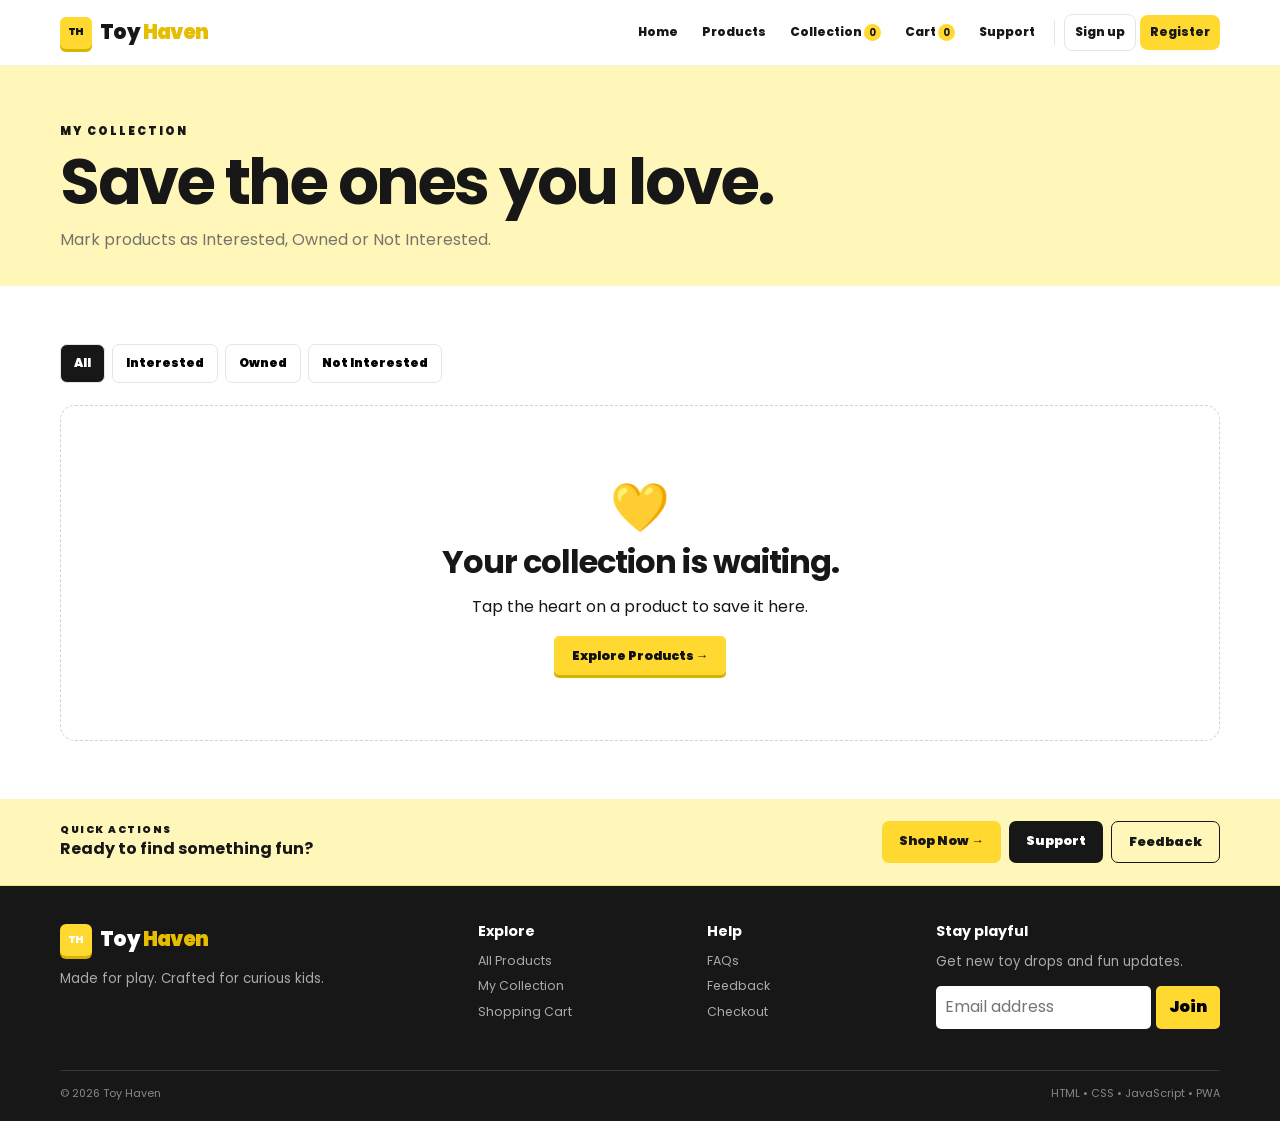
<file: wishlist.html>
<!DOCTYPE html>
<html lang="en">
	<head>
		<meta charset="utf-8"/>
		<meta content="width=device-width, initial-scale=1.0" name="viewport"/>
		<meta content="#ffd92f" name="theme-color"/>
		<meta content="Toy Haven" name="author"/>
		<link href="assets/favicon.svg" rel="icon" type="image/svg+xml"/>
		<link href="manifest.json" rel="manifest"/>
		<link href="css/common.css" rel="stylesheet"/>
		<link href="css/wishlist.css" rel="stylesheet"/>
		<meta content="Toy Haven playful online toy store." name="description"/>
		<title>My Collection | Toy Haven</title>
	</head>
	<body>
		<header class="site-header">
			<div class="container nav">
				<a class="logo" href="index.html">
					<span class="logo-mark">TH</span>
					<span>
						Toy
						<span>Haven</span>
					</span>
				</a>
				<button aria-expanded="false" aria-label="Open menu" class="hamburger">
					<i>
					</i>
					<i>
					</i>
					<i>
					</i>
				</button>
				<nav aria-label="Main navigation" class="nav-links">
					<a href="index.html">Home</a>
					<a href="products.html">Products</a>
					<a href="wishlist.html">
						Collection
						<b class="nav-badge" data-wishlist-count="">0</b>
					</a>
					<a href="cart.html">
						Cart
						<b class="nav-badge" data-cart-count="">0</b>
					</a>
					<a href="support.html">Support</a>
					<span class="nav-divider">
					</span>
					<a class="nav-login" href="signup.html">Sign up</a>
					<a class="nav-register" href="register.html">Register</a>
				</nav>
			</div>
		</header>
		<main>
			<section class="page-heading">
				<div class="container">
					<span class="kicker">MY COLLECTION</span>
					<h1>Save the ones you love.</h1>
					<p>Mark products as Interested, Owned or Not Interested.</p>
				</div>
			</section>
			<section class="section">
				<div class="container">
					<div class="collection-tabs">
						<button class="collection-tab active" data-status="All">All</button>
						<button class="collection-tab" data-status="Interested">Interested</button>
						<button class="collection-tab" data-status="Owned">Owned</button>
						<button class="collection-tab" data-status="Not Interested">Not Interested</button>
					</div>
					<div class="product-grid" id="wishlist-grid">
					</div>
					<div class="empty hidden" id="wishlist-empty">
						<span>💛</span>
						<h2>Your collection is waiting.</h2>
						<p>Tap the heart on a product to save it here.</p>
						<a class="yellow-btn" href="products.html">Explore Products →</a>
					</div>
				</div>
			</section>
		</main>
		<section class="quick-actions">
			<div class="container quick-inner">
				<div>
					<span class="mini-label">QUICK ACTIONS</span>
					<strong>Ready to find something fun?</strong>
				</div>
				<div class="quick-buttons">
					<a class="quick-btn yellow" href="products.html">Shop Now →</a>
					<a class="quick-btn dark" href="support.html">Support</a>
					<a class="quick-btn outline" href="support.html#feedback">Feedback</a>
				</div>
			</div>
		</section>
		<footer class="footer">
			<div class="container footer-top">
				<div>
					<a class="logo footer-logo" href="index.html">
						<span class="logo-mark">TH</span>
						<span>
							Toy
							<span>Haven</span>
						</span>
					</a>
					<p>Made for play. Crafted for curious kids.</p>
				</div>
				<div>
					<h3>Explore</h3>
					<a href="products.html">All Products</a>
					<a href="wishlist.html">My Collection</a>
					<a href="cart.html">Shopping Cart</a>
				</div>
				<div>
					<h3>Help</h3>
					<a href="support.html">FAQs</a>
					<a href="support.html#feedback">Feedback</a>
					<a href="checkout.html">Checkout</a>
				</div>
				<div>
					<h3>Stay playful</h3>
					<p class="small">Get new toy drops and fun updates.</p>
					<form class="footer-form" id="footer-newsletter">
						<input aria-label="Email for newsletter" placeholder="Email address" required="" type="email"/>
						<button>Join</button>
					</form>
					<p class="footer-message" id="footer-message" role="status">
					</p>
				</div>
			</div>
			<div class="container footer-bottom">
				<span>© 2026 Toy Haven</span>
				<span>HTML • CSS • JavaScript • PWA</span>
			</div>
		</footer>
		<script src="js/products.js">
		</script>
		<script src="js/app.js">
		</script>
	</body>
</html>
</file>
<file: css/common.css>
@import url('https://fonts.googleapis.com/css2?family=Poppins:wght@400;500;600;700;800&display=swap');
:root {
	--ink:#171717;
	--muted:#77736b;
	--yellow:#ffd92f;
	--yellow2:#fff3a9;
	--cream:#fffdf6;
	--white:#fff;
	--line:#e9e5d9;
	--green:#13a875;
	--red:#ef4c3e;
	--purple:#6557d8;
	--shadow:0 12px 35px rgba(23,23,23,.08);
	--radius:12px;
}
* {
	box-sizing:border-box;
}
html {
	scroll-behavior:smooth;
}
body {
	margin:0;
	background:#fff;
	color:var(--ink);
	font-family:"Poppins",Arial,sans-serif;
	line-height:1.55;
}
a {
	text-decoration:none;
	color:inherit;
}
button,input,textarea,select {
	font:inherit;
}
button {
	cursor:pointer;
}
.container {
	width:min(1160px,calc(100% - 32px));
	margin:auto;
}
.hidden {
	display:none!important;
}
.muted {
	color:var(--muted);
}
h1,h2,h3 {
	line-height:1.05;
	margin:0 0 12px;
}
h1 {
	font-size:clamp(2.25rem,5vw,4.35rem);
	letter-spacing:-2.5px;
}
h2 {
	font-size:clamp(2rem,4vw,3.1rem);
	letter-spacing:-1px;
}
h3 {
	font-size:1.15rem;
}
.section {
	padding:58px 0;
}
.section-title {
	text-align:center;
	margin-bottom:25px;
}
.section-title p {
	color:var(--muted);
	margin:0;
	font-size:.82rem;
}
.section-title.left {
	text-align:left;
}
.kicker {
	display:inline-block;
	font-size:.7rem;
	letter-spacing:2px;
	font-weight:900;
	margin-bottom:8px;
}
.kicker.red {
	color:#ce382b;
}
.kicker.green {
	color:#078359;
}
/* Shared navigation */ .site-header {
	height:66px;
	background:#fff;
	position:sticky;
	top:0;
	z-index:50;
	border-bottom:1px solid #f1eee6;
}
.nav {
	height:100%;
	display:flex;
	align-items:center;
	justify-content:space-between;
}
.logo {
	display:flex;
	align-items:center;
	gap:8px;
	font-size:1.25rem;
	font-weight:900;
	letter-spacing:-.6px;
}
.logo>span:last-child>span {
	color:#e6bd00;
}
.logo-mark {
	display:grid;
	place-items:center;
	width:32px;
	height:32px;
	background:var(--yellow);
	border-radius:6px;
	font-size:.65rem;
	font-weight:900;
	box-shadow:0 3px 0 #d6b400;
}
.nav-links {
	display:flex;
	align-items:center;
	gap:4px;
	font-size:.76rem;
	font-weight:800;
}
.nav-links>a {
	padding:8px 10px;
	border-radius:8px;
}
.nav-links>a:hover {
	background:#fff6c7;
}
.nav-login {
	border:1px solid var(--line);
}
.nav-register {
	background:var(--yellow);
}
.nav-divider {
	width:1px;
	height:25px;
	background:var(--line);
	margin:0 5px;
}
.nav-badge {
	display:inline-grid;
	place-items:center;
	min-width:17px;
	height:17px;
	padding:0 4px;
	border-radius:20px;
	background:var(--yellow);
	font-size:.62rem;
}
.hamburger {
	display:none;
	border:0;
	background:transparent;
	width:42px;
}
.hamburger i {
	display:block;
	height:2px;
	background:#111;
	margin:6px 0;
}
/* Shared buttons */ .yellow-btn {
	display:inline-flex;
	align-items:center;
	justify-content:center;
	gap:8px;
	border:0;
	background:var(--yellow);
	color:#111;
	padding:10px 18px;
	border-radius:5px;
	font-weight:900;
	font-size:.78rem;
	box-shadow:0 3px 0 #d5b100;
	transition:transform .2s;
}
.yellow-btn:hover {
	transform:translateY(-2px);
}
.outline-btn {
	border:1px solid var(--ink);
	background:#fff;
	border-radius:7px;
	padding:10px 17px;
	font-weight:900;
}
.wide {
	width:100%;
}
/* Shared product cards */ .product-grid {
	display:grid;
	grid-template-columns:repeat(4,1fr);
	gap:14px;
}
.product-card {
	background:#fff;
	border:1px solid #f0ece2;
	border-radius:8px;
	padding:8px;
	box-shadow:none;
	transition:.2s transform,.2s box-shadow;
	position:relative;
}
.product-card:hover {
	transform:translateY(-4px);
	box-shadow:0 12px 25px rgba(23,23,23,.06);
}
.card-image {
	position:relative;
}
.product-image {
	height:175px;
	overflow:hidden;
	border-radius:6px;
}
.product-image img {
	width:100%;
	height:100%;
	display:block;
	object-fit:cover;
}
.tag {
	position:absolute;
	left:9px;
	top:9px;
	background:#fff;
	padding:4px 8px;
	border-radius:15px;
	font-size:.63rem;
	font-weight:900;
}
.heart {
	position:absolute;
	right:9px;
	top:9px;
	width:33px;
	height:33px;
	border:0;
	border-radius:50%;
	background:#fff;
	font-size:1.2rem;
}
.heart.liked {
	color:#ef4c78;
}
.product-detail {
	width:100%;
	border:0;
	background:#fff;
	text-align:left;
	padding:10px 3px 7px;
}
.product-detail>span {
	font-size:.65rem;
	color:var(--muted);
	font-weight:900;
	text-transform:uppercase;
	letter-spacing:1px;
}
.product-detail h3 {
	margin:3px 0 10px;
}
.product-detail>div {
	display:flex;
	justify-content:space-between;
	align-items:center;
}
.product-detail strong {
	font-size:.95rem;
}
.product-detail small {
	color:#6b61d9;
	font-weight:900;
}
.add-cart {
	width:100%;
	border:1px solid var(--ink);
	background:#fff;
	padding:8px;
	border-radius:5px;
	font-weight:900;
	font-size:.76rem;
}
.add-cart:hover {
	background:var(--ink);
	color:#fff;
}
/* Shared quick actions */ .quick-actions {
	background:#fff7b9;
	border-top:0;
	border-bottom:1px solid #f0e68c;
	padding:22px 0;
}
.quick-inner {
	display:flex;
	align-items:center;
	justify-content:space-between;
	gap:20px;
}
.mini-label {
	display:block;
	font-size:.63rem;
	font-weight:900;
	letter-spacing:1.5px;
}
.quick-inner strong {
	font-size:1rem;
}
.quick-buttons {
	display:flex;
	gap:8px;
}
.quick-btn {
	padding:10px 17px;
	border-radius:7px;
	font-weight:900;
	font-size:.8rem;
}
.quick-btn.yellow {
	background:var(--yellow);
}
.quick-btn.dark {
	background:var(--ink);
	color:#fff;
}
.quick-btn.outline {
	border:1px solid var(--ink);
}
/* Shared footer */ .footer {
	background:#171717;
	color:#fff;
	padding:38px 0 18px;
}
.footer-top {
	display:grid;
	grid-template-columns:2fr 1fr 1fr 1.5fr;
	gap:40px;
}
.footer-logo {
	color:#fff;
}
.footer p {
	color:#aaa;
	font-size:.83rem;
}
.footer h3 {
	font-size:.9rem;
}
.footer-top a:not(.logo) {
	display:block;
	color:#aaa;
	margin:6px 0;
	font-size:.78rem;
}
.footer-top a:hover {
	color:var(--yellow);
}
.small {
	font-size:.75rem;
}
.footer-form {
	display:flex;
	gap:5px;
}
.footer-form input {
	width:100%;
	min-width:0;
	padding:9px;
	border:0;
	border-radius:5px;
}
.footer-form button {
	border:0;
	border-radius:5px;
	background:var(--yellow);
	font-weight:900;
	padding:0 13px;
}
.footer-message {
	font-size:.72rem!important;
	color:var(--yellow)!important;
}
.footer-bottom {
	border-top:1px solid #383838;
	margin-top:30px;
	padding-top:15px;
	display:flex;
	justify-content:space-between;
	color:#888;
	font-size:.68rem;
}
/* Shared forms */ .form-message {
	font-weight:900;
	margin:8px 0 0;
}
.success {
	color:#188252;
}
.error {
	color:#c4425f;
}
.field {
	margin:15px 0;
}
.field label {
	display:block;
	font-weight:900;
	font-size:.8rem;
	margin-bottom:5px;
}
.field input,.field textarea {
	width:100%;
	border:1px solid var(--line);
	border-radius:7px;
	padding:11px;
	outline:0;
	background:#fffdf8;
}
.field input:focus,.field textarea:focus {
	border-color:#aaa;
}
.field input.invalid,.field textarea.invalid {
	border-color:#e25b71;
}
.field-error {
	display:block;
	color:#c4425f;
	min-height:17px;
	font-size:.7rem;
	font-weight:800;
}
fieldset {
	border:0;
	padding:0;
	margin:18px 0;
}
.pay-option {
	display:inline-flex;
	align-items:center;
	gap:7px;
	border:1px solid var(--line);
	border-radius:7px;
	padding:9px;
	margin:4px 4px 4px 0;
	font-size:.8rem;
	font-weight:800;
}
.pay-option:has(input:checked) {
	border-color:#111;
	background:#fff8ca;
}
/* Shared page heading */ .page-heading {
	padding:52px 0 34px;
	background:#fff7b9;
}
.page-heading p {
	color:var(--muted);
	margin:0;
}
.empty {
	text-align:center;
	background:#fff;
	border:1px dashed #d7d1c3;
	border-radius:15px;
	padding:65px 20px;
}
.empty span {
	font-size:3rem;
}
.empty h2 {
	font-size:2rem;
}
/* Shared modal */ .modal {
	position:fixed;
	inset:0;
	z-index:100;
	display:none;
	align-items:center;
	justify-content:center;
	padding:18px;
}
.modal.open {
	display:flex;
}
.backdrop {
	position:absolute;
	inset:0;
	background:rgba(0,0,0,.5);
}
.modal-box,.success-box {
	position:relative;
	z-index:1;
	width:min(800px,100%);
	background:var(--cream);
	border-radius:16px;
	padding:25px;
	box-shadow:0 30px 80px rgba(0,0,0,.25);
}
.modal-close {
	position:absolute;
	right:12px;
	top:12px;
	width:35px;
	height:35px;
	border:0;
	border-radius:50%;
	background:#fff;
	font-size:1.5rem;
}
.modal-product {
	display:grid;
	grid-template-columns:48% 1fr;
	gap:30px;
	align-items:center;
}
.modal-product>img {
	width:100%;
	border-radius:12px;
}
.modal-product p {
	color:var(--muted);
}
.modal-price {
	display:block;
	font-size:1.5rem;
	margin:15px 0;
}
.modal-actions {
	display:flex;
	gap:8px;
	flex-wrap:wrap;
}
.toast {
	position:fixed;
	z-index:200;
	right:18px;
	bottom:18px;
	background:#171717;
	color:#fff;
	padding:12px 15px;
	border-radius:8px;
	font-weight:900;
	transform:translateY(120px);
	opacity:0;
	transition:.25s;
}
.toast.show {
	transform:none;
	opacity:1;
}
@media(max-width:900px) {
	.product-grid {
		grid-template-columns:repeat(3,1fr);
	}
	.footer-top {
		grid-template-columns:1.5fr 1fr 1fr;
	}
	.footer-top>div:last-child {
		grid-column:1/-1;
	}
	.newsletter {
		grid-template-columns:38% 1fr;
	}
	.cart-layout,.checkout-layout,.support-grid {
		grid-template-columns:1fr;
	}
}
@media(max-width:680px) {
	.container {
		width:calc(100% - 24px);
	}
	.site-header {
		height:64px;
	}
	.hamburger {
		display:block;
	}
	.nav-links {
		display:none;
		position:absolute;
		top:64px;
		left:12px;
		right:12px;
		background:#fff;
		border:1px solid var(--line);
		padding:8px;
		border-radius:10px;
		box-shadow:var(--shadow);
		flex-direction:column;
		align-items:stretch;
	}
	.nav-links.open {
		display:flex;
	}
	.nav-links>a {
		padding:11px;
	}
	.nav-divider {
		display:none;
	}
	.product-grid {
		grid-template-columns:repeat(2,1fr);
		gap:10px;
	}
	.product-image {
		height:145px;
	}
	.quick-inner {
		align-items:flex-start;
		flex-direction:column;
	}
	.quick-buttons {
		width:100%;
		display:grid;
		grid-template-columns:1fr 1fr 1fr;
	}
	.quick-btn {
		text-align:center;
		padding:10px 4px;
	}
	.footer-top {
		grid-template-columns:1fr 1fr;
		gap:25px;
	}
	.footer-top>div:first-child {
		grid-column:1/-1;
	}
	.footer-bottom {
		flex-direction:column;
		gap:5px;
	}
	.page-heading {
		padding:48px 0 35px;
	}
	.page-heading h1 {
		font-size:3rem;
	}
	.modal-product {
		grid-template-columns:1fr;
	}
	.modal-product>img {
		max-height:250px;
		object-fit:cover;
	}
}
@media(max-width:390px) {
	.product-grid {
		grid-template-columns:1fr;
	}
	.quick-buttons {
		grid-template-columns:1fr;
	}
}
@media(prefers-reduced-motion:reduce) {
	* {
		scroll-behavior:auto!important;
		transition:none!important;
	}
}
</file>
<file: css/hero.css>
.hero-wrap {
	padding:18px 0 0;
}
.hero-slider {
	width:min(1160px,calc(100% - 24px));
	height:360px;
	margin:auto;
	position:relative;
	overflow:hidden;
	background:#fff;
}
.hero-slide {
	position:absolute;
	inset:0;
	display:grid;
	grid-template-columns:46% 54%;
	align-items:center;
	padding:25px 18px 35px;
	opacity:0;
	visibility:hidden;
	transition:.65s ease;
}
.hero-slide.active {
	opacity:1;
	visibility:visible;
}
.hero-slide img {
	width:100%;
	max-height:315px;
	object-fit:contain;
}
.hero-text {
	padding-left:20px;
}
.hero-text p {
	max-width:420px;
	color:#68645d;
	font-size:.9rem;
	margin:0 0 18px;
}
.hero-text h1 span {
	color:#b08e00;
}
.slider-controls {
	position:absolute;
	left:38px;
	bottom:10px;
	display:flex;
	align-items:center;
	gap:10px;
}
.slide-arrow {
	width:32px;
	height:32px;
	border:1px solid var(--line);
	border-radius:50%;
	background:#fff;
}
.slider-dots {
	display:flex;
	gap:6px;
}
.slider-dots button {
	width:7px;
	height:7px;
	padding:0;
	border:0;
	border-radius:50%;
	background:#d7d2c8;
}
.slider-dots button.active {
	width:22px;
	border-radius:10px;
	background:#111;
}
.featured-section {
	background:#fff;
}
.featured-card {
	display:grid;
	grid-template-columns:42% 1fr;
	align-items:center;
	gap:35px;
	width:min(860px,100%);
	margin:auto;
	background:#fffdf4;
	border:1px solid #f0ead7;
	border-radius:12px;
	padding:12px;
}
.featured-art {
	position:relative;
	background:#fff8ca;
	border-radius:8px;
	overflow:hidden;
}
.featured-art img {
	width:100%;
	height:235px;
	display:block;
	object-fit:cover;
}
.featured-pill {
	position:absolute;
	left:10px;
	top:10px;
	z-index:1;
	background:#171717;
	color:#fff;
	padding:5px 9px;
	border-radius:20px;
	font-size:.6rem;
	font-weight:900;
	letter-spacing:.8px;
}
.featured-copy {
	padding:20px 25px;
}
.featured-copy h3 {
	font-size:1.9rem;
}
.featured-copy p {
	color:#77736b;
	max-width:480px;
	font-size:.85rem;
}
.featured-meta {
	display:flex;
	align-items:center;
	justify-content:space-between;
	gap:15px;
	margin-top:20px;
}
.featured-meta strong {
	font-size:1.25rem;
}
.yellow-section {
	background:var(--yellow2);
}
.category-grid {
	display:grid;
	grid-template-columns:repeat(4,1fr);
	gap:12px;
}
.category-grid a {
	background:#fff;
	border-radius:8px;
	padding:7px;
	border:1px solid rgba(0,0,0,.05);
	transition:.2s transform;
}
.category-grid a:hover {
	transform:translateY(-5px);
}
.category-grid img {
	width:100%;
	height:125px;
	object-fit:cover;
	border-radius:6px;
}
.category-grid strong,.category-grid span {
	display:block;
	padding:4px 7px;
}
.category-grid span {
	font-size:.75rem;
	color:var(--muted);
}
.newsletter-section {
	padding:45px 0;
	background:#fff;
}
.newsletter {
	position:relative;
	display:flex;
	justify-content:center;
	min-height:205px;
	background:var(--yellow);
	border-radius:0;
	overflow:hidden;
}
.newsletter img {
	position:absolute;
	inset:0;
	width:100%;
	height:100%;
	object-fit:cover;
	opacity:.24;
}
.newsletter>div {
	position:relative;
	z-index:1;
	text-align:center;
	padding:28px 20px;
	width:min(620px,100%);
}
.newsletter form {
	display:flex;
	gap:8px;
	margin:auto;
	max-width:500px;
}
.newsletter input {
	flex:1;
	min-width:0;
	border:0;
	border-radius:7px;
	padding:12px 14px;
	outline:0;
}
.newsletter h2 {
	font-size:2rem;
}
.reveal {
	opacity:0;
	transform:translateY(18px);
	transition:opacity .55s ease,transform .55s ease;
}
.reveal.visible {
	opacity:1;
	transform:none;
}
@media(max-width:900px) {
	.category-grid {
		grid-template-columns:repeat(2,1fr);
	}
}
@media(max-width:680px) {
	.hero-slider {
		height:590px;
	}
	.hero-slide {
		grid-template-columns:1fr;
		padding:25px 20px 50px;
	}
	.hero-slide img {
		max-height:250px;
		order:2;
	}
	.hero-text {
		padding:0;
	}
	.slider-controls {
		left:50%;
		transform:translateX(-50%);
	}
	.featured-card {
		grid-template-columns:1fr;
		gap:0;
	}
	.featured-art img {
		height:200px;
	}
	.featured-copy {
		padding:18px 10px 12px;
	}
	.featured-copy h3 {
		font-size:1.6rem;
	}
	.newsletter {
		min-height:260px;
	}
	.newsletter form {
		flex-direction:column;
	}
	.category-grid {
		gap:10px;
	}
	.category-grid img {
		height:120px;
	}
}
@media(max-width:390px) {
	.category-grid {
		grid-template-columns:1fr;
	}
	.hero-slider {
		height:680px;
	}
}
</file>
<file: css/cart.css>
.cart-layout {
	display:grid;
	grid-template-columns:1.55fr .8fr;
	gap:22px;
	align-items:start;
}
.cart-row {
	display:grid;
	grid-template-columns:95px 1fr auto auto;
	align-items:center;
	gap:15px;
	background:#fff;
	border:1px solid var(--line);
	border-radius:12px;
	padding:10px;
	margin-bottom:12px;
}
.cart-row .product-image {
	height:95px;
}
.cart-row h3 {
	margin:2px 0 5px;
}
.cart-row>div>span {
	font-size:.62rem;
	color:#999;
	text-transform:uppercase;
	font-weight:900;
}
.quantity {
	display:flex;
	align-items:center;
	gap:9px;
	background:#f7f4ec;
	border-radius:7px;
	padding:4px;
}
.quantity button {
	width:27px;
	height:27px;
	border:0;
	background:#fff;
	border-radius:5px;
}
.summary {
	background:#fff;
	border:1px solid var(--line);
	border-radius:13px;
	padding:23px;
}
.summary h2 {
	font-size:1.8rem;
}
.sum-line,.sum-total {
	display:flex;
	justify-content:space-between;
	gap:10px;
	border-bottom:1px solid var(--line);
	padding:12px 0;
	font-size:.83rem;
}
.sum-total {
	border:0;
	font-size:1.15rem;
	padding:18px 0;
}
.summary .outline-btn {
	margin-top:8px;
}
@media(max-width:900px) {
	.cart-layout {
		grid-template-columns:1fr;
	}
}
@media(max-width:680px) {
	.cart-row {
		grid-template-columns:70px 1fr auto;
	}
	.cart-row .product-image {
		height:70px;
	}
	.cart-row>strong:last-child {
		grid-column:2;
	}
	.quantity {
		grid-column:3;
		grid-row:1/3;
	}
}
</file>
<file: css/checkout.css>
.checkout-layout {
	display:grid;
	grid-template-columns:1.55fr .8fr;
	gap:22px;
	align-items:start;
}
.form-card {
	background:#fff;
	border:1px solid var(--line);
	border-radius:13px;
	padding:23px;
}
.form-card h2 {
	font-size:1.8rem;
	margin-top:3px;
}
.summary {
	background:#fff;
	border:1px solid var(--line);
	border-radius:13px;
	padding:23px;
}
.summary h2 {
	font-size:1.8rem;
}
.sum-line,.sum-total {
	display:flex;
	justify-content:space-between;
	gap:10px;
	border-bottom:1px solid var(--line);
	padding:12px 0;
	font-size:.83rem;
}
.sum-total {
	border:0;
	font-size:1.15rem;
	padding:18px 0;
}
.success-box {
	text-align:center;
	width:min(470px,100%);
	padding:42px;
}
.success-check {
	width:65px;
	height:65px;
	border-radius:50%;
	background:#70d7a2;
	display:grid;
	place-items:center;
	margin:auto;
	font-size:2rem;
	font-weight:900;
}
.celebrate {
	font-size:1.8rem;
}
.success-box h2 {
	margin-top:14px;
}
@media(max-width:900px) {
	.checkout-layout {
		grid-template-columns:1fr;
	}
}
</file>
<file: css/products.css>
.shop-controls {
	display:flex;
	justify-content:space-between;
	gap:18px;
	align-items:center;
	margin-bottom:18px;
}
.search {
	display:flex;
	align-items:center;
	gap:8px;
	border:1px solid var(--line);
	background:#fff;
	border-radius:8px;
	padding:0 12px;
	width:330px;
}
.search span {
	font-size:1.3rem;
}
.search input {
	border:0;
	outline:0;
	width:100%;
	padding:11px 0;
	background:transparent;
}
.filter-row {
	display:flex;
	gap:6px;
	flex-wrap:wrap;
}
.filter {
	border:1px solid var(--line);
	background:#fff;
	padding:9px 12px;
	border-radius:7px;
	font-size:.75rem;
	font-weight:900;
}
.filter.active {
	background:var(--ink);
	color:#fff;
}
@media(max-width:900px) {
	.shop-controls {
		align-items:stretch;
		flex-direction:column;
	}
	.search {
		width:100%;
	}
}
</file>
<file: css/auth.css>
.auth-page {
	min-height:calc(100vh - 66px);
	display:grid;
	place-items:center;
	padding:30px;
	background:#fff7b9;
}
.auth-card {
	width:min(430px,100%);
	background:#fff;
	border:1px solid var(--line);
	border-radius:16px;
	padding:32px;
	box-shadow:var(--shadow);
}
.auth-logo {
	margin-bottom:30px;
}
.auth-card h1 {
	font-size:2.5rem;
	letter-spacing:-1px;
}
.auth-card>p {
	color:var(--muted);
}
.auth-switch {
	text-align:center;
	font-size:.8rem;
}
.auth-switch a {
	font-weight:900;
	text-decoration:underline;
}
.back-home {
	display:block;
	text-align:center;
	margin-top:20px;
	font-size:.78rem;
	font-weight:900;
}
</file>
<file: css/support.css>
.support-grid {
	display:grid;
	grid-template-columns:1fr .8fr;
	gap:22px;
	align-items:start;
}
.faq-list article {
	background:#fff;
	border:1px solid var(--line);
	border-radius:9px;
	margin-bottom:8px;
	overflow:hidden;
}
.faq-question {
	width:100%;
	display:flex;
	justify-content:space-between;
	text-align:left;
	border:0;
	background:#fff;
	padding:16px;
	font-weight:900;
}
.faq-question span {
	font-size:1.2rem;
}
.faq-answer {
	display:grid;
	grid-template-rows:0fr;
	transition:.25s;
}
.faq-answer p {
	overflow:hidden;
	margin:0;
	padding:0 16px;
	color:var(--muted);
	font-size:.82rem;
}
.faq-list article.open .faq-answer {
	grid-template-rows:1fr;
}
.faq-list article.open .faq-answer p {
	padding-bottom:16px;
}
@media(max-width:900px) {
	.support-grid {
		grid-template-columns:1fr;
	}
}
</file>
<file: css/wishlist.css>
.collection-tabs {
	display:flex;
	gap:7px;
	flex-wrap:wrap;
	margin-bottom:22px;
}
.collection-tab {
	border:1px solid var(--line);
	background:#fff;
	border-radius:7px;
	padding:9px 13px;
	font-weight:900;
	font-size:.75rem;
}
.collection-tab.active {
	background:var(--ink);
	color:#fff;
}
.collection-item {
	min-width:0;
}
.status-select {
	display:block;
	background:#fff;
	border:1px solid var(--line);
	border-radius:0 0 10px 10px;
	padding:8px;
	font-size:.7rem;
	font-weight:900;
}
.status-select select {
	margin-left:6px;
	border:1px solid var(--line);
	border-radius:5px;
	padding:3px;
}
</file>
